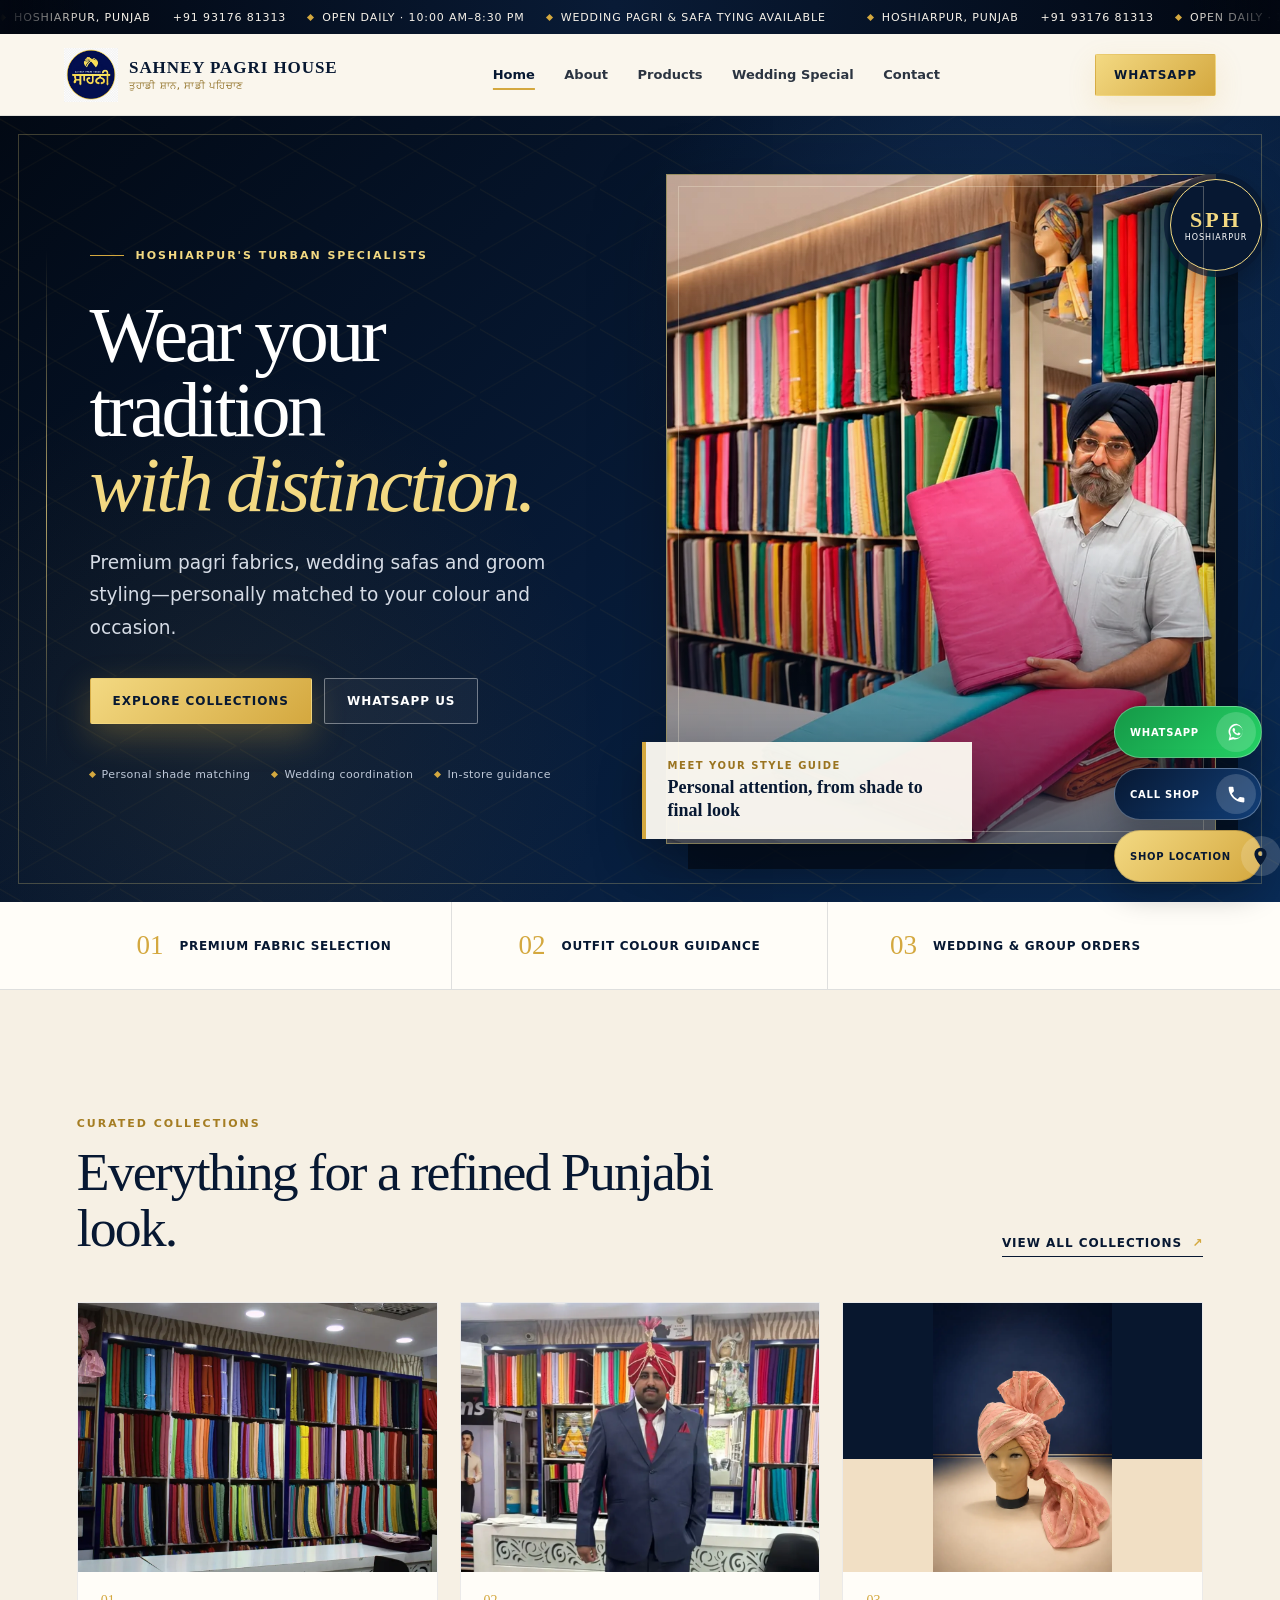
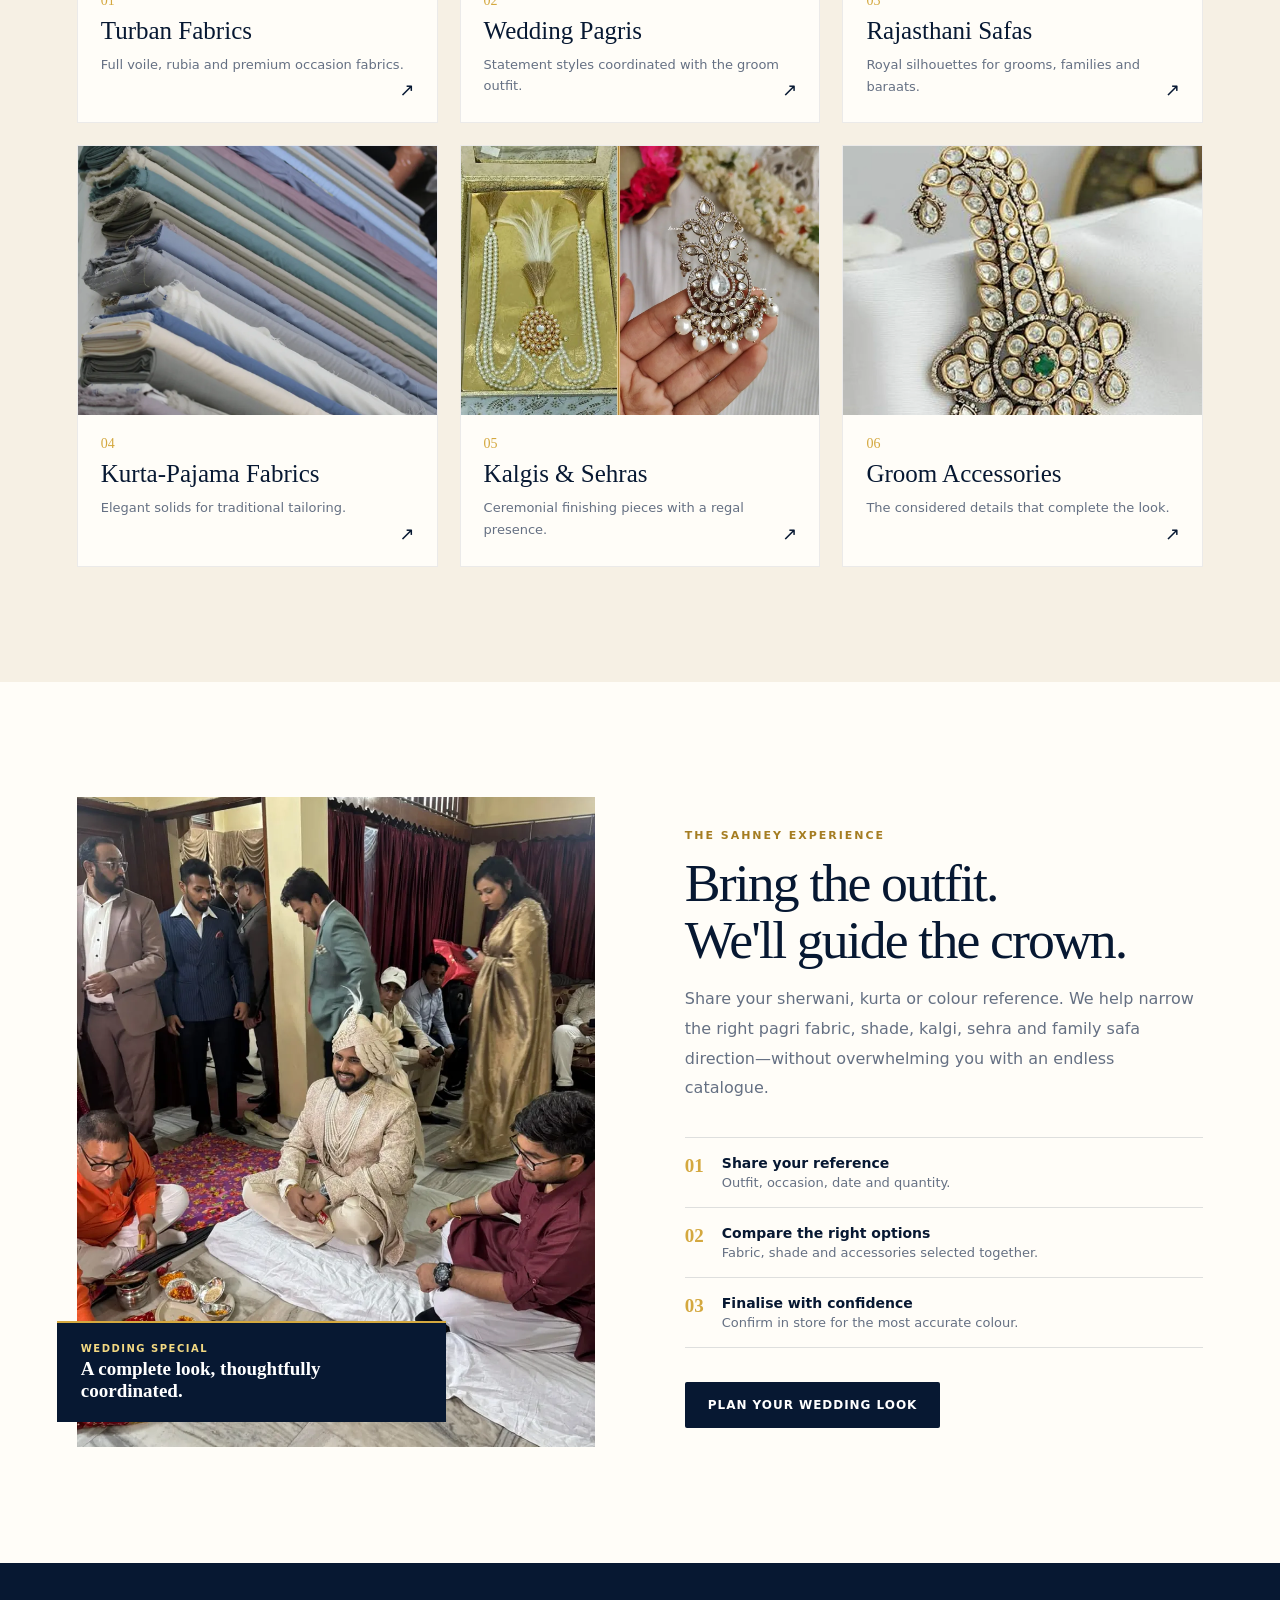
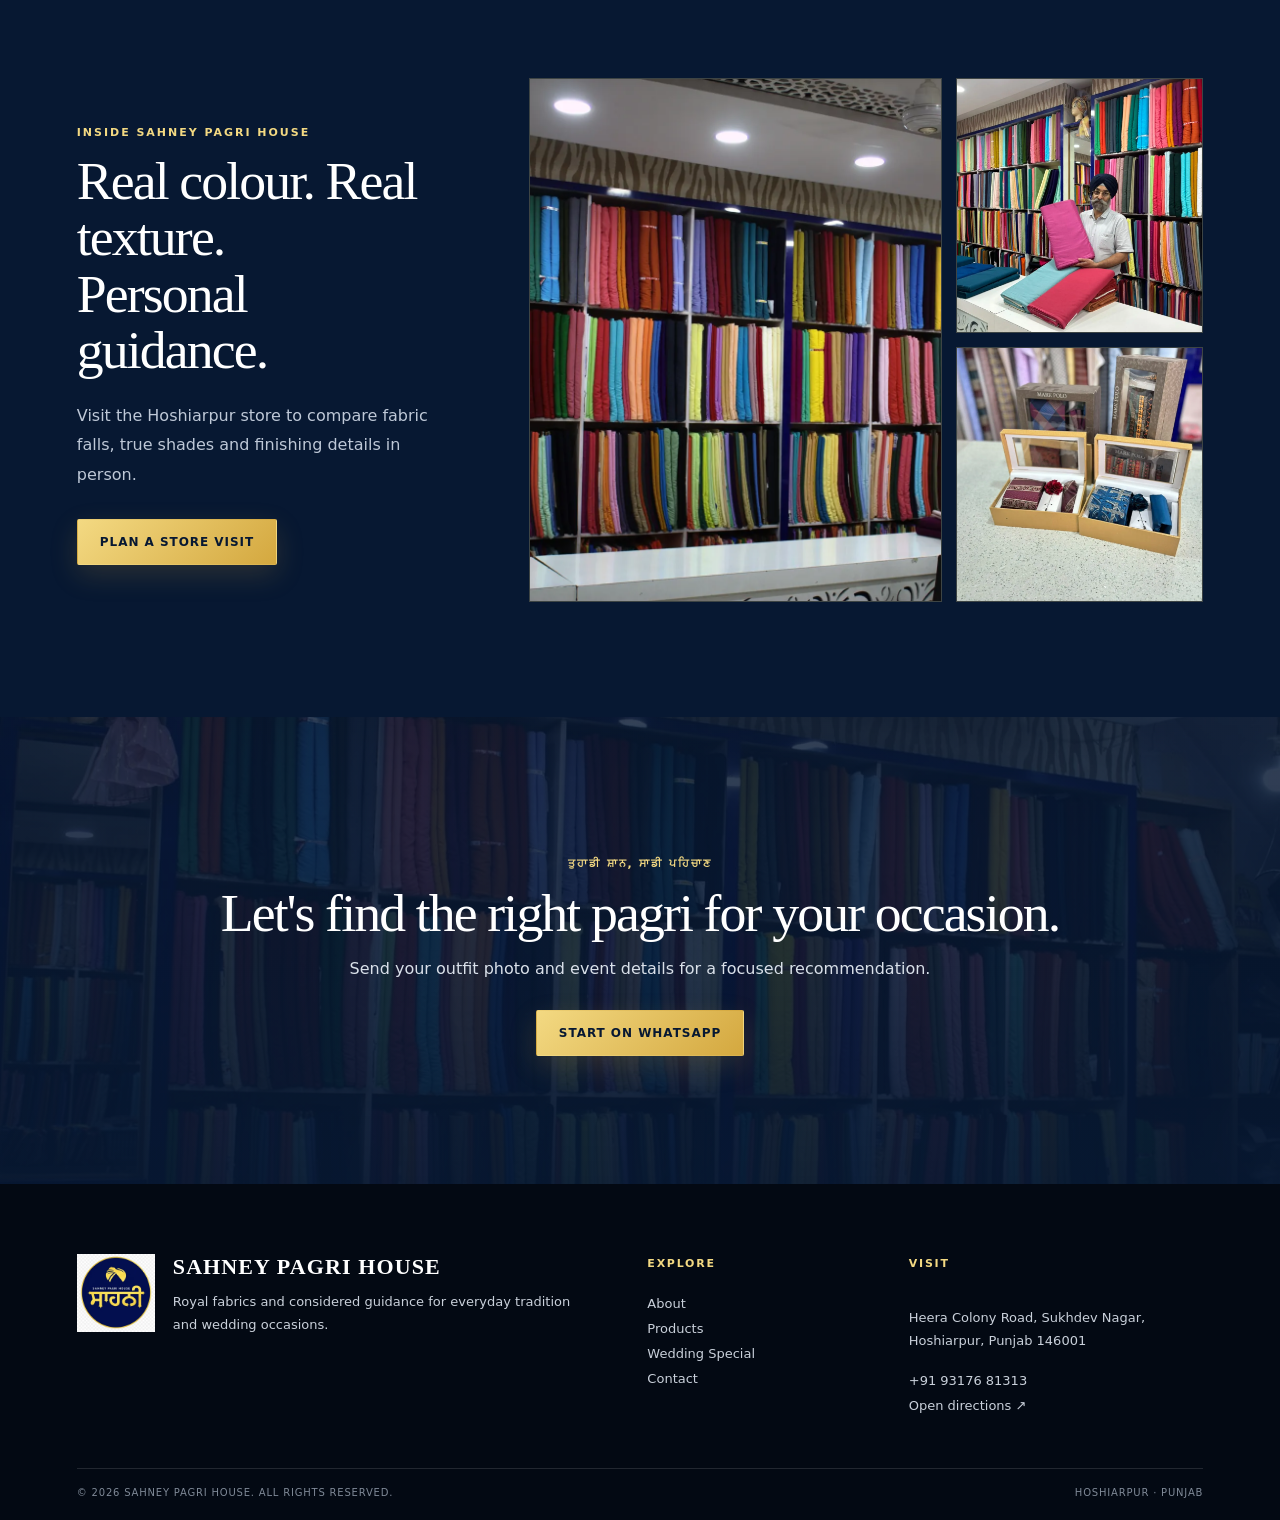
<file: index.html>
<!doctype html>
<html lang="en">
<head>
  <meta charset="utf-8">
  <meta name="viewport" content="width=device-width, initial-scale=1">
  <meta name="theme-color" content="#071832">
  <meta name="description" content="Premium Sikh turban fabrics, wedding pagris, Rajasthani safas and groom accessories with personal colour guidance in Hoshiarpur.">
  <meta property="og:title" content="Sahney Pagri House | Premium Turban Fabrics in Hoshiarpur">
  <meta property="og:description" content="Premium Sikh turban fabrics, wedding pagris, Rajasthani safas and groom accessories with personal colour guidance in Hoshiarpur.">
  <meta property="og:type" content="website">
  <meta property="og:image" content="brand/owner-showroom-hero.webp">
  <title>Sahney Pagri House | Premium Turban Fabrics in Hoshiarpur</title>
  <link rel="icon" href="brand/logo.webp">
  <link rel="preload" href="brand/logo.webp" as="image">
  <link rel="stylesheet" href="style.css">
  <script src="site-config.js" defer></script>
  <script src="script.js" defer></script>
</head>
<body>
  <div class="topbar topbar-ticker" role="region" aria-label="Shop information">
    <div class="topbar-viewport">
      <div class="topbar-track">
        <div class="topbar-set">
          <span class="topbar-item"><span class="topbar-diamond" aria-hidden="true"></span> Hoshiarpur, Punjab</span>
          <a class="topbar-item topbar-phone" data-shop-phone href="tel:+919317681313"><span class="topbar-diamond" aria-hidden="true"></span> +91 93176 81313</a>
          <span class="topbar-item topbar-hours"><span class="topbar-diamond" aria-hidden="true"></span> Open daily · 10:00 AM–8:30 PM</span>
          <span class="topbar-item"><span class="topbar-diamond" aria-hidden="true"></span> Wedding Pagri &amp; Safa Tying Available</span>
        </div>
        <div class="topbar-set" aria-hidden="true">
          <span class="topbar-item"><span class="topbar-diamond" aria-hidden="true"></span> Hoshiarpur, Punjab</span>
          <a class="topbar-item topbar-phone" data-shop-phone href="tel:+919317681313" tabindex="-1"><span class="topbar-diamond" aria-hidden="true"></span> +91 93176 81313</a>
          <span class="topbar-item topbar-hours"><span class="topbar-diamond" aria-hidden="true"></span> Open daily · 10:00 AM–8:30 PM</span>
          <span class="topbar-item"><span class="topbar-diamond" aria-hidden="true"></span> Wedding Pagri &amp; Safa Tying Available</span>
        </div>
      </div>
    </div>
  </div>
  <header class="site-header">
    <a class="brand" href="index.html" aria-label="Sahney Pagri House home"><img src="brand/logo.webp" alt="Sahney Pagri House logo"><span><strong>SAHNEY PAGRI HOUSE</strong><small>ਤੁਹਾਡੀ ਸ਼ਾਨ, ਸਾਡੀ ਪਹਿਚਾਣ</small></span></a>
    <button class="menu-button" type="button" aria-expanded="false" aria-label="Open navigation"><span></span><span></span></button>
    <nav aria-label="Main navigation"><a href="index.html" data-active="true">Home</a><a href="about.html" data-active="false">About</a><a href="products.html" data-active="false">Products</a><a href="wedding.html" data-active="false">Wedding Special</a><a href="contact.html" data-active="false">Contact</a></nav>
    <a class="button button-gold header-button" href="https://wa.me/919317681313" data-wa-message="Hello Sahney Pagri House, I want to enquire about your collection." target="_blank" rel="noreferrer">WhatsApp</a>
  </header>
  <main>
  <section class="hero">
    <div class="hero-copy reveal"><p class="kicker"><span></span> Hoshiarpur's turban specialists</p><h1>Wear your tradition<br><em>with distinction.</em></h1><p class="hero-lede">Premium pagri fabrics, wedding safas and groom styling—personally matched to your colour and occasion.</p><div class="button-row"><a class="button button-gold" href="products.html">Explore collections</a><a class="button button-ghost-light" href="https://wa.me/919317681313" data-wa-message="Hello Sahney Pagri House, I want help choosing a pagri fabric or wedding look." target="_blank" rel="noreferrer">WhatsApp us</a></div><div class="hero-notes" aria-label="Service highlights"><span>Personal shade matching</span><span>Wedding coordination</span><span>In-store guidance</span></div></div>
    <div class="hero-visual reveal delay-1"><div class="hero-image-frame"><img src="brand/owner-showroom-hero.webp" alt="Owner of Sahney Pagri House presenting colourful turban fabrics inside the Hoshiarpur showroom" fetchpriority="high"></div><div class="owner-card"><span>Meet your style guide</span><strong>Personal attention, from shade to final look</strong></div><div class="hero-seal" aria-hidden="true"><b>SPH</b><small>Hoshiarpur</small></div></div>
  </section>
  <section class="trust-strip" aria-label="Why choose Sahney Pagri House"><div><strong>01</strong><span>Premium fabric selection</span></div><div><strong>02</strong><span>Outfit colour guidance</span></div><div><strong>03</strong><span>Wedding &amp; group orders</span></div></section>
  <section class="section section-cream" id="collections"><div class="section-head reveal"><div><p class="eyebrow">Curated collections</p><h2>Everything for a refined Punjabi look.</h2></div><a class="text-link" href="products.html">View all collections <span>↗</span></a></div><div class="collection-grid"><article class="collection-card collection-card-turban-fabrics reveal delay-0"><div class="collection-image"><img src="brand/turban-fabrics-real.webp" alt="Colourful turban fabrics displayed inside Sahney Pagri House" loading="lazy"></div><div class="collection-copy"><p>01</p><h3>Turban Fabrics</h3><span>Full voile, rubia and premium occasion fabrics.</span></div><a href="products.html#turban-fabrics" aria-label="Explore Turban Fabrics">↗</a></article><article class="collection-card collection-card-wedding-pagris reveal delay-1"><div class="collection-image"><img src="brand/rajasthani-safa-real.webp" alt="Customer wearing a royal red wedding pagri" loading="lazy"></div><div class="collection-copy"><p>02</p><h3>Wedding Pagris</h3><span>Statement styles coordinated with the groom outfit.</span></div><a href="products.html#wedding-pagris" aria-label="Explore Wedding Pagris">↗</a></article><article class="collection-card collection-card-rajasthani-safas reveal delay-2"><div class="collection-image"><img src="brand/rajasthani-safa-premium.webp" alt="Complete peach Rajasthani safa with gold detailing on a mannequin" loading="lazy"></div><div class="collection-copy"><p>03</p><h3>Rajasthani Safas</h3><span>Royal silhouettes for grooms, families and baraats.</span></div><a href="products.html#rajasthani-safas" aria-label="Explore Rajasthani Safas">↗</a></article><article class="collection-card collection-card-kurta-fabrics reveal delay-0"><div class="collection-image"><img src="brand/kurta-fabrics.webp" alt="Premium kurta-pajama fabric rolls in soft neutral and pastel shades" loading="lazy"></div><div class="collection-copy"><p>04</p><h3>Kurta-Pajama Fabrics</h3><span>Elegant solids for traditional tailoring.</span></div><a href="products.html#kurta-fabrics" aria-label="Explore Kurta-Pajama Fabrics">↗</a></article><article class="collection-card collection-card-kalgi-sehra reveal delay-1"><div class="collection-image"><img src="brand/kalgi-sehra.webp" alt="Pearl sehra and stone-set kalgi wedding accessories" loading="lazy"></div><div class="collection-copy"><p>05</p><h3>Kalgis &amp; Sehras</h3><span>Ceremonial finishing pieces with a regal presence.</span></div><a href="products.html#kalgi-sehra" aria-label="Explore Kalgis and Sehras">↗</a></article><article class="collection-card collection-card-groom-accessories reveal delay-2"><div class="collection-image"><img src="brand/groom-accessory.webp" alt="Close-up of a premium stone-set groom accessory" loading="lazy"></div><div class="collection-copy"><p>06</p><h3>Groom Accessories</h3><span>The considered details that complete the look.</span></div><a href="products.html#groom-accessories" aria-label="Explore Groom Accessories">↗</a></article></div></section>
  <section class="editorial-split section"><div class="editorial-image reveal"><img src="brand/wedding-ceremony.webp" alt="Groom in an ivory pagri during a traditional wedding ceremony" loading="lazy"><div class="image-caption"><span>Wedding Special</span><strong>A complete look, thoughtfully coordinated.</strong></div></div><div class="editorial-copy reveal delay-1"><p class="eyebrow">The Sahney experience</p><h2>Bring the outfit.<br>We'll guide the crown.</h2><p>Share your sherwani, kurta or colour reference. We help narrow the right pagri fabric, shade, kalgi, sehra and family safa direction—without overwhelming you with an endless catalogue.</p><ol class="process-list"><li><b>01</b><div><strong>Share your reference</strong><span>Outfit, occasion, date and quantity.</span></div></li><li><b>02</b><div><strong>Compare the right options</strong><span>Fabric, shade and accessories selected together.</span></div></li><li><b>03</b><div><strong>Finalise with confidence</strong><span>Confirm in store for the most accurate colour.</span></div></li></ol><a class="button button-navy" href="wedding.html">Plan your wedding look</a></div></section>
  <section class="section section-navy experience-band"><div class="experience-copy reveal"><p class="eyebrow light">Inside Sahney Pagri House</p><h2>Real colour. Real texture.<br>Personal guidance.</h2><p>Visit the Hoshiarpur store to compare fabric falls, true shades and finishing details in person.</p><a class="button button-gold" href="contact.html">Plan a store visit</a></div><div class="experience-gallery reveal delay-1"><img class="wide" src="brand/store-wall.webp" alt="Colourful turban fabrics displayed in the Sahney Pagri House store" loading="lazy"><img src="brand/owner-store.webp" alt="Owner presenting premium fabrics inside Sahney Pagri House" loading="lazy"><img src="brand/wedding-kits.webp" alt="Coordinated wedding accessory kits" loading="lazy"></div></section>
  <section class="royal-cta reveal"><p class="eyebrow">ਤੁਹਾਡੀ ਸ਼ਾਨ, ਸਾਡੀ ਪਹਿਚਾਣ</p><h2>Let's find the right pagri for your occasion.</h2><p>Send your outfit photo and event details for a focused recommendation.</p><a class="button button-gold" href="https://wa.me/919317681313" data-wa-message="Hello Sahney Pagri House, I want help finding the right pagri for my occasion." target="_blank" rel="noreferrer">Start on WhatsApp</a></section>
</main>
  <footer class="site-footer">
    <div class="footer-main">
      <div class="footer-brand"><img src="brand/logo.webp" alt=""><div><strong>SAHNEY PAGRI HOUSE</strong><p>Royal fabrics and considered guidance for everyday tradition and wedding occasions.</p></div></div>
      <div><h3>Explore</h3><a href="about.html">About</a><a href="products.html">Products</a><a href="wedding.html">Wedding Special</a><a href="contact.html">Contact</a></div>
      <div><h3>Visit</h3><p data-shop-address>Heera Colony Road, Sukhdev Nagar, Hoshiarpur, Punjab 146001</p><a data-shop-phone href="tel:+919317681313">+91 93176 81313</a><a data-shop-map href="https://maps.app.goo.gl/oK3M2UHWCKgUUPCx8" target="_blank" rel="noreferrer">Open directions ↗</a></div>
    </div>
    <div class="footer-bottom"><span>© 2026 Sahney Pagri House. All rights reserved.</span><span>Hoshiarpur · Punjab</span></div>
  </footer>
  <a class="floating-whatsapp" href="https://wa.me/919317681313" data-wa-message="Hello Sahney Pagri House, I want to make an enquiry." target="_blank" rel="noreferrer"><span>W</span><b>Enquire</b></a>
</body>
</html>
</file>
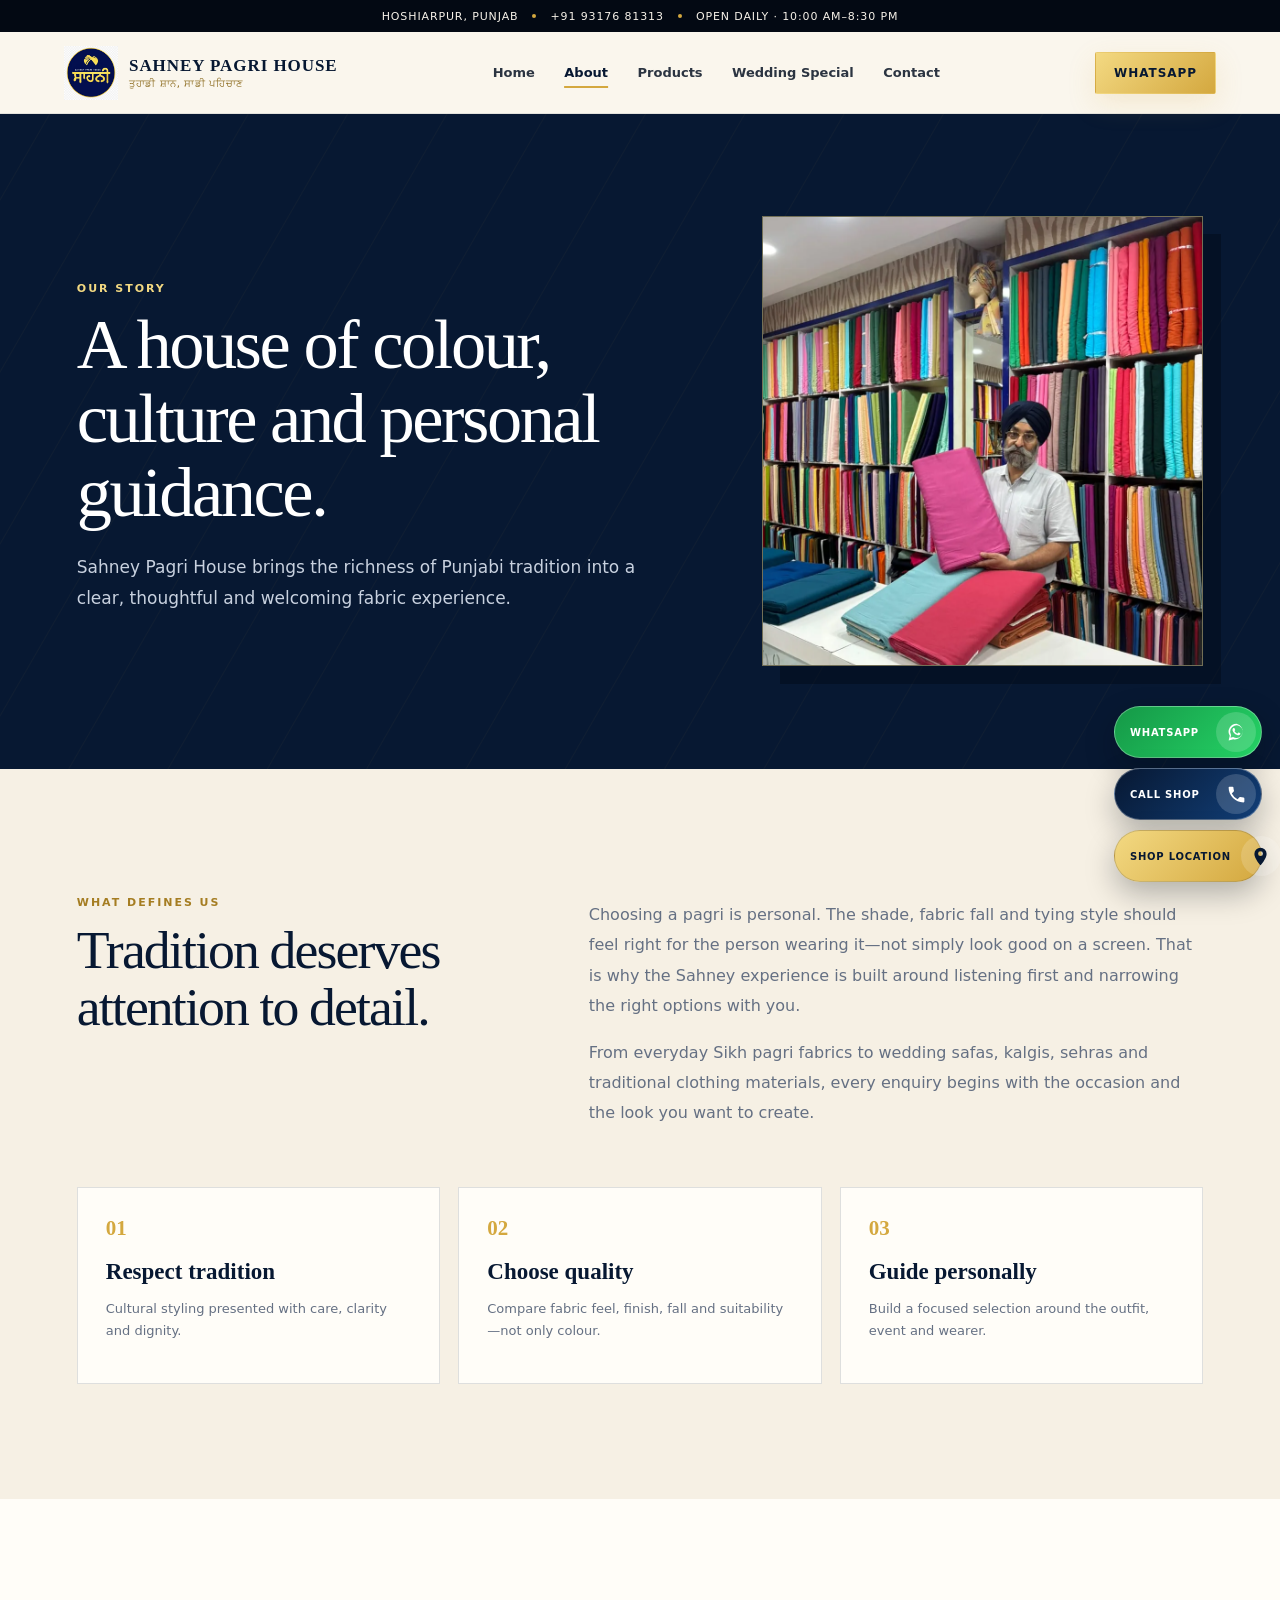
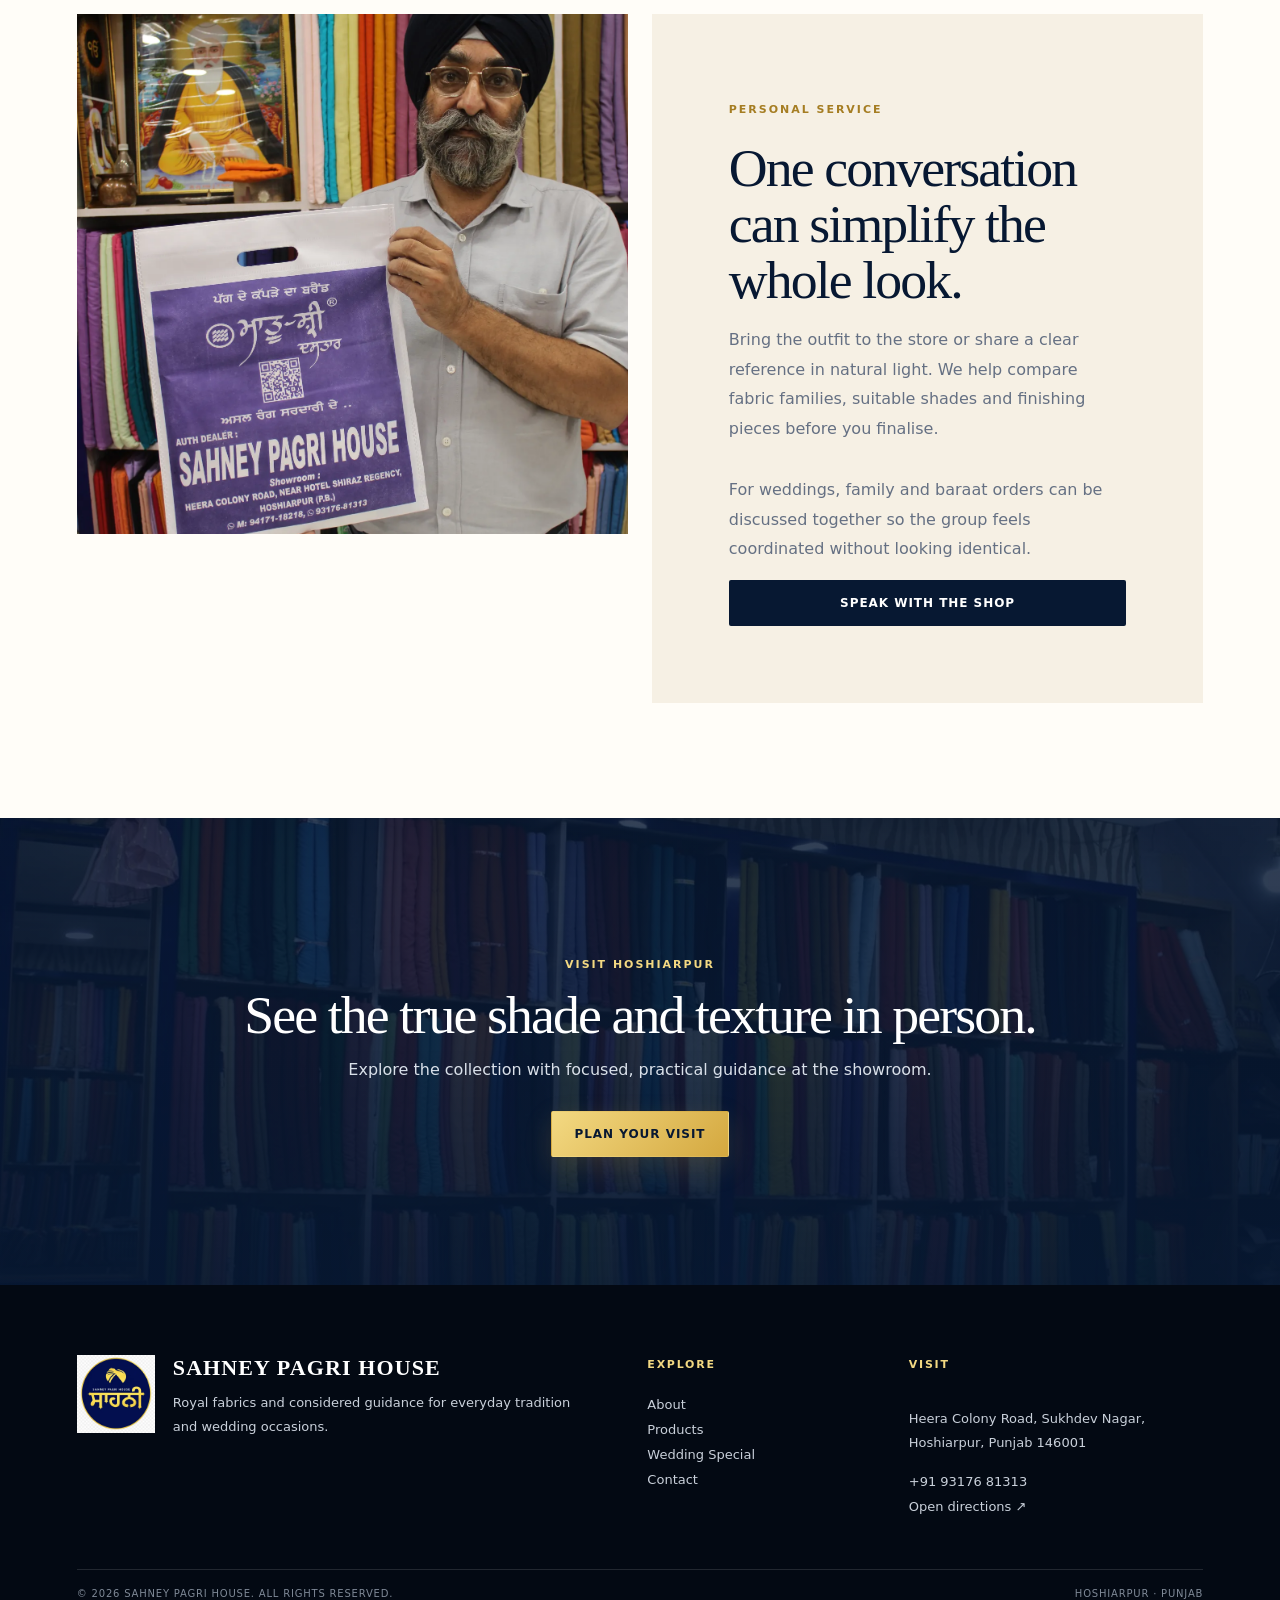
<file: about.html>
<!doctype html>
<html lang="en">
<head>
  <meta charset="utf-8">
  <meta name="viewport" content="width=device-width, initial-scale=1">
  <meta name="theme-color" content="#071832">
  <meta name="description" content="Discover Sahney Pagri House, a personal turban fabric and wedding styling destination in Hoshiarpur.">
  <meta property="og:title" content="About Us | Sahney Pagri House">
  <meta property="og:description" content="Discover Sahney Pagri House, a personal turban fabric and wedding styling destination in Hoshiarpur.">
  <meta property="og:type" content="website">
  <meta property="og:image" content="brand/owner-hero.webp">
  <title>About Us | Sahney Pagri House</title>
  <link rel="icon" href="brand/logo.webp">
  <link rel="preload" href="brand/logo.webp" as="image">
  <link rel="stylesheet" href="style.css">
  <script src="site-config.js" defer></script>
  <script src="script.js" defer></script>
</head>
<body>
  <div class="topbar"><div class="topbar-inner"><span class="topbar-location">Hoshiarpur, Punjab</span><i></i><a class="topbar-phone" data-shop-phone href="tel:+919317681313">+91 93176 81313</a><i></i><span class="topbar-hours">Open daily · 10:00 AM–8:30 PM</span></div></div>
  <header class="site-header">
    <a class="brand" href="index.html" aria-label="Sahney Pagri House home"><img src="brand/logo.webp" alt="Sahney Pagri House logo"><span><strong>SAHNEY PAGRI HOUSE</strong><small>ਤੁਹਾਡੀ ਸ਼ਾਨ, ਸਾਡੀ ਪਹਿਚਾਣ</small></span></a>
    <button class="menu-button" type="button" aria-expanded="false" aria-label="Open navigation"><span></span><span></span></button>
    <nav aria-label="Main navigation"><a href="index.html" data-active="false">Home</a><a href="about.html" data-active="true">About</a><a href="products.html" data-active="false">Products</a><a href="wedding.html" data-active="false">Wedding Special</a><a href="contact.html" data-active="false">Contact</a></nav>
    <a class="button button-gold header-button" href="https://wa.me/919317681313" data-wa-message="Hello Sahney Pagri House, I want to enquire about your collection." target="_blank" rel="noreferrer">WhatsApp</a>
  </header>
  <main><section class="page-hero"><div class="page-hero-grid"><div class="page-hero-copy reveal"><p class="eyebrow light">Our story</p><h1>A house of colour, culture and personal guidance.</h1><p>Sahney Pagri House brings the richness of Punjabi tradition into a clear, thoughtful and welcoming fabric experience.</p></div><div class="page-hero-image reveal delay-1"><img src="brand/owner-store.webp" alt="Owner of Sahney Pagri House presenting fabrics inside the Hoshiarpur showroom" fetchpriority="high" style="object-position:center 38%"></div></div></section><section class="section section-cream"><div class="content-wrap"><div class="intro-grid reveal"><div><p class="eyebrow">What defines us</p><h2>Tradition deserves attention to detail.</h2></div><div class="rich-copy"><p>Choosing a pagri is personal. The shade, fabric fall and tying style should feel right for the person wearing it—not simply look good on a screen. That is why the Sahney experience is built around listening first and narrowing the right options with you.</p><p>From everyday Sikh pagri fabrics to wedding safas, kalgis, sehras and traditional clothing materials, every enquiry begins with the occasion and the look you want to create.</p></div></div><div class="feature-list"><article class="feature-card reveal"><b>01</b><h3>Respect tradition</h3><p>Cultural styling presented with care, clarity and dignity.</p></article><article class="feature-card reveal delay-1"><b>02</b><h3>Choose quality</h3><p>Compare fabric feel, finish, fall and suitability—not only colour.</p></article><article class="feature-card reveal delay-2"><b>03</b><h3>Guide personally</h3><p>Build a focused selection around the outfit, event and wearer.</p></article></div></div></section><section class="section"><div class="content-wrap story-grid"><img class="reveal" src="brand/owner-hero.webp" alt="Owner holding a Sahney Pagri House bag inside the colourful showroom" loading="lazy"><div class="story-panel reveal delay-1"><p class="eyebrow">Personal service</p><h2>One conversation can simplify the whole look.</h2><p>Bring the outfit to the store or share a clear reference in natural light. We help compare fabric families, suitable shades and finishing pieces before you finalise.</p><p>For weddings, family and baraat orders can be discussed together so the group feels coordinated without looking identical.</p><a class="button button-navy" href="contact.html">Speak with the shop</a></div></div></section><section class="royal-cta reveal"><p class="eyebrow">Visit Hoshiarpur</p><h2>See the true shade and texture in person.</h2><p>Explore the collection with focused, practical guidance at the showroom.</p><a class="button button-gold" href="contact.html">Plan your visit</a></section></main>
  <footer class="site-footer">
    <div class="footer-main">
      <div class="footer-brand"><img src="brand/logo.webp" alt=""><div><strong>SAHNEY PAGRI HOUSE</strong><p>Royal fabrics and considered guidance for everyday tradition and wedding occasions.</p></div></div>
      <div><h3>Explore</h3><a href="about.html">About</a><a href="products.html">Products</a><a href="wedding.html">Wedding Special</a><a href="contact.html">Contact</a></div>
      <div><h3>Visit</h3><p data-shop-address>Heera Colony Road, Sukhdev Nagar, Hoshiarpur, Punjab 146001</p><a data-shop-phone href="tel:+919317681313">+91 93176 81313</a><a data-shop-map href="https://maps.app.goo.gl/oK3M2UHWCKgUUPCx8" target="_blank" rel="noreferrer">Open directions ↗</a></div>
    </div>
    <div class="footer-bottom"><span>© 2026 Sahney Pagri House. All rights reserved.</span><span>Hoshiarpur · Punjab</span></div>
  </footer>
  <a class="floating-whatsapp" href="https://wa.me/919317681313" data-wa-message="Hello Sahney Pagri House, I want to make an enquiry." target="_blank" rel="noreferrer"><span>W</span><b>Enquire</b></a>
</body>
</html>
</file>
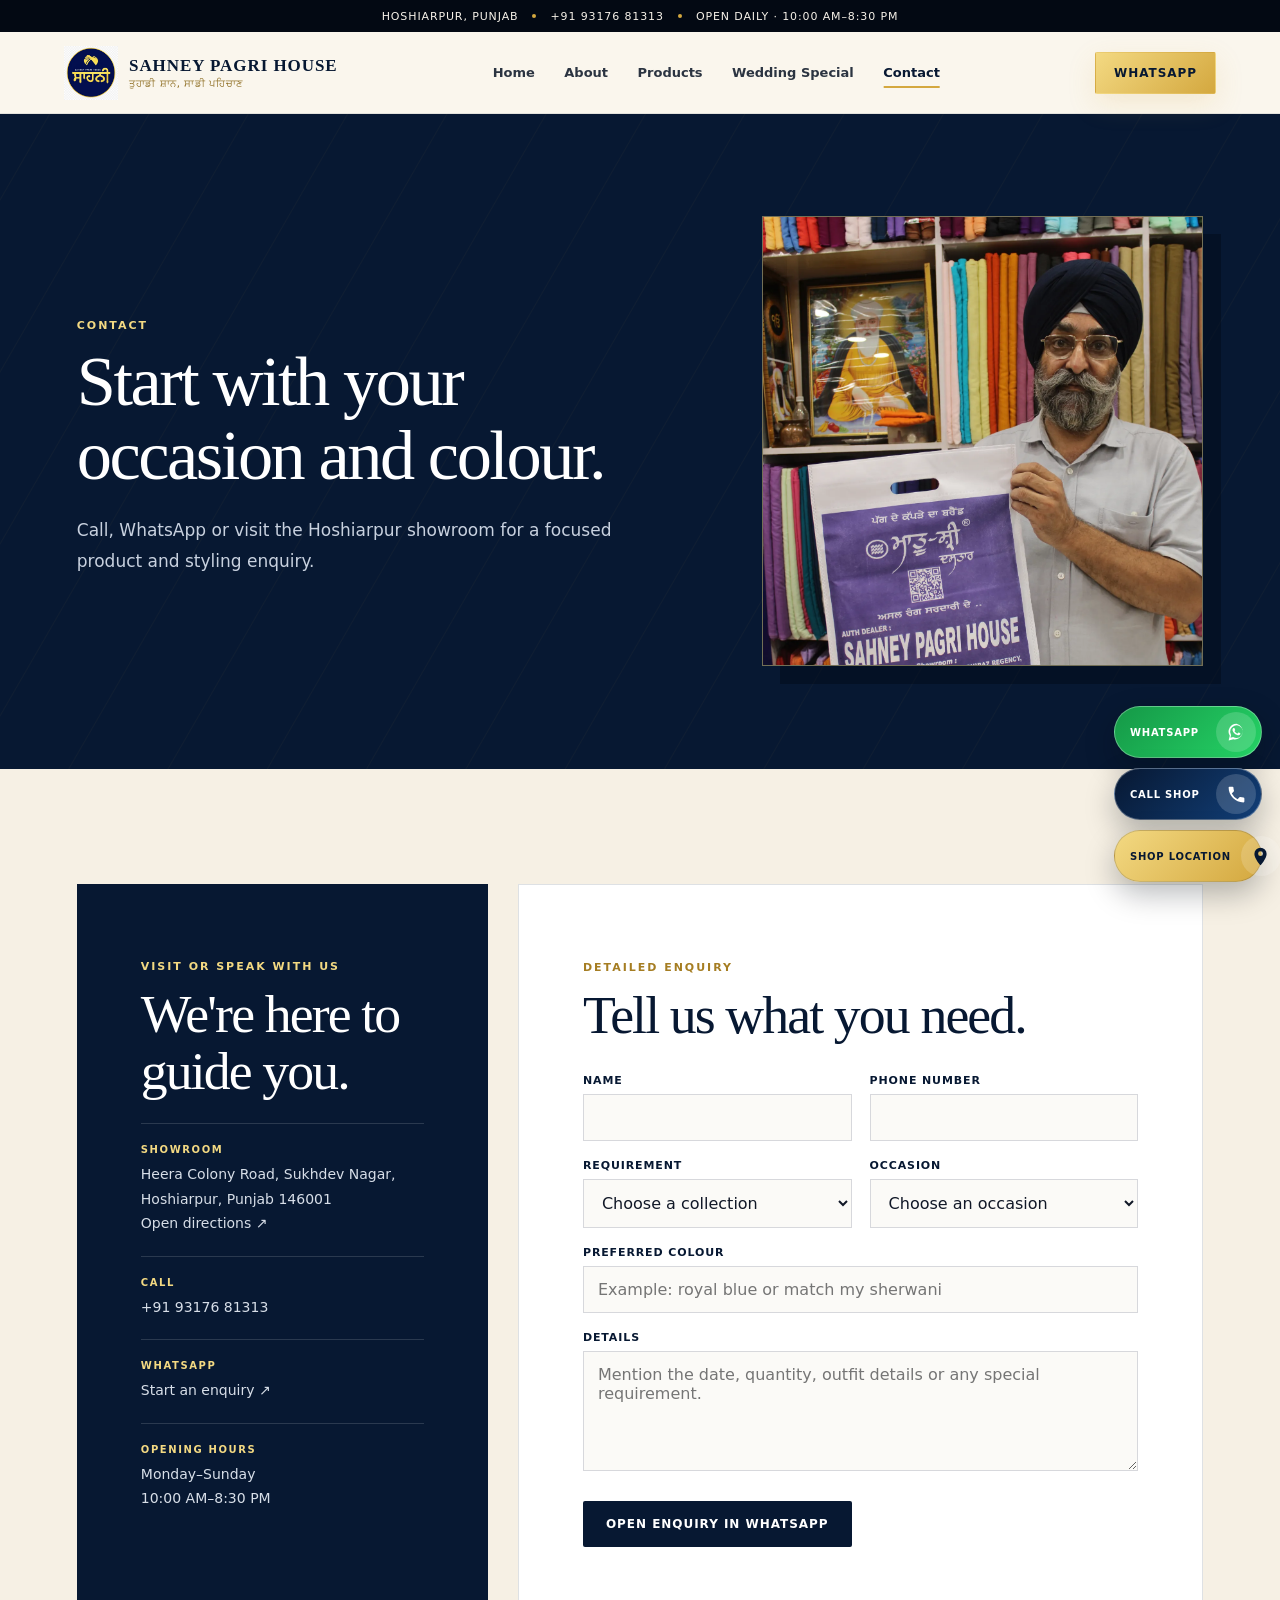
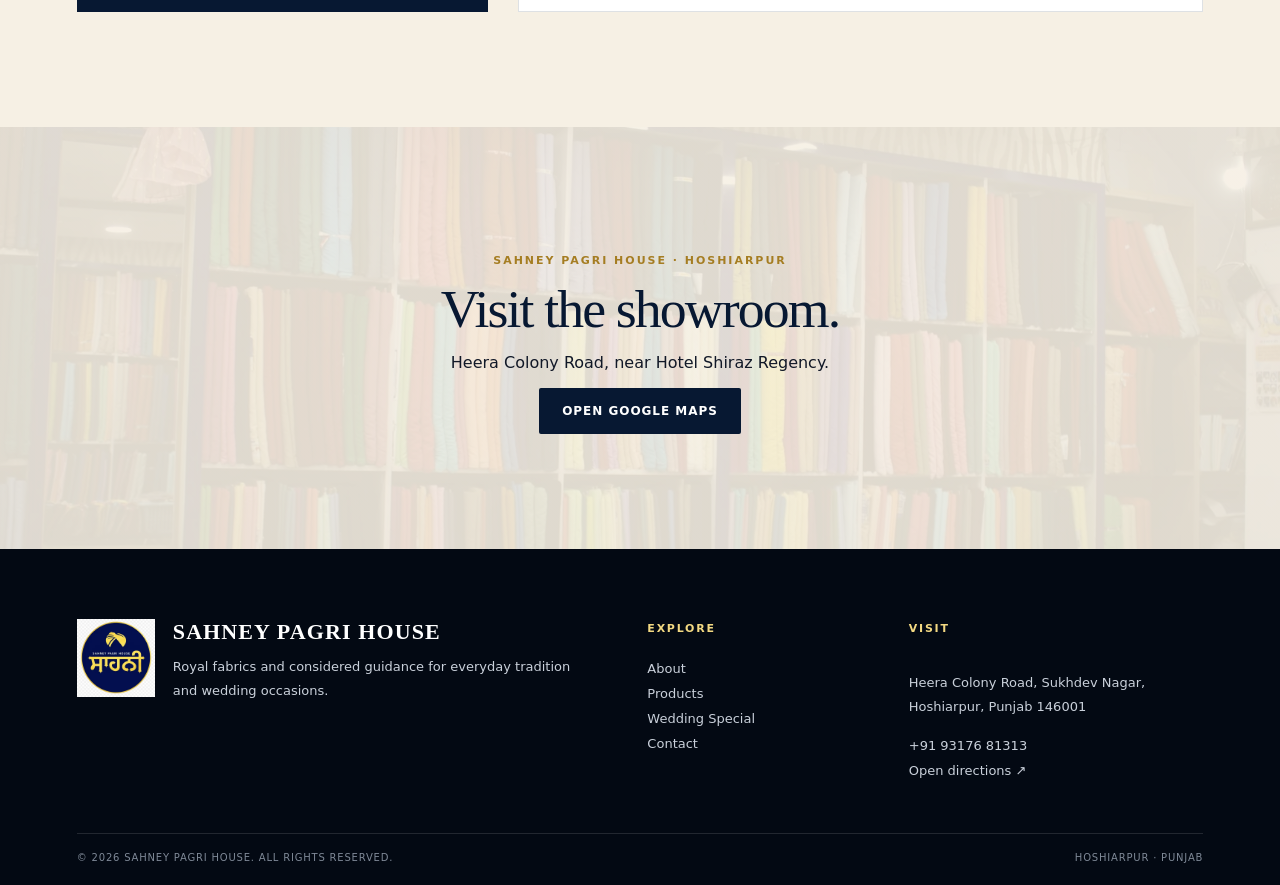
<file: contact.html>
<!doctype html>
<html lang="en">
<head>
  <meta charset="utf-8">
  <meta name="viewport" content="width=device-width, initial-scale=1">
  <meta name="theme-color" content="#071832">
  <meta name="description" content="Call, WhatsApp or visit Sahney Pagri House in Hoshiarpur for turban fabric and wedding styling enquiries.">
  <meta property="og:title" content="Contact | Sahney Pagri House">
  <meta property="og:description" content="Call, WhatsApp or visit Sahney Pagri House in Hoshiarpur for turban fabric and wedding styling enquiries.">
  <meta property="og:type" content="website">
  <meta property="og:image" content="brand/owner-hero.webp">
  <title>Contact | Sahney Pagri House</title>
  <link rel="icon" href="brand/logo.webp">
  <link rel="preload" href="brand/logo.webp" as="image">
  <link rel="stylesheet" href="style.css">
  <script src="site-config.js" defer></script>
  <script src="script.js" defer></script>
</head>
<body>
  <div class="topbar"><div class="topbar-inner"><span class="topbar-location">Hoshiarpur, Punjab</span><i></i><a class="topbar-phone" data-shop-phone href="tel:+919317681313">+91 93176 81313</a><i></i><span class="topbar-hours">Open daily · 10:00 AM–8:30 PM</span></div></div>
  <header class="site-header">
    <a class="brand" href="index.html" aria-label="Sahney Pagri House home"><img src="brand/logo.webp" alt="Sahney Pagri House logo"><span><strong>SAHNEY PAGRI HOUSE</strong><small>ਤੁਹਾਡੀ ਸ਼ਾਨ, ਸਾਡੀ ਪਹਿਚਾਣ</small></span></a>
    <button class="menu-button" type="button" aria-expanded="false" aria-label="Open navigation"><span></span><span></span></button>
    <nav aria-label="Main navigation"><a href="index.html" data-active="false">Home</a><a href="about.html" data-active="false">About</a><a href="products.html" data-active="false">Products</a><a href="wedding.html" data-active="false">Wedding Special</a><a href="contact.html" data-active="true">Contact</a></nav>
    <a class="button button-gold header-button" href="https://wa.me/919317681313" data-wa-message="Hello Sahney Pagri House, I want to enquire about your collection." target="_blank" rel="noreferrer">WhatsApp</a>
  </header>
  <main><section class="page-hero"><div class="page-hero-grid"><div class="page-hero-copy reveal"><p class="eyebrow light">Contact</p><h1>Start with your occasion and colour.</h1><p>Call, WhatsApp or visit the Hoshiarpur showroom for a focused product and styling enquiry.</p></div><div class="page-hero-image reveal delay-1"><img src="brand/owner-hero.webp" alt="Sahney Pagri House owner inside the Hoshiarpur showroom" fetchpriority="high" style="object-position:center 22%"></div></div></section><section class="section section-cream"><div class="contact-grid"><aside class="contact-details reveal"><p class="eyebrow light">Visit or speak with us</p><h2>We're here to guide you.</h2><div class="contact-item"><small>Showroom</small><p data-shop-address>Heera Colony Road, Sukhdev Nagar, Hoshiarpur, Punjab 146001</p><a data-shop-map href="https://maps.app.goo.gl/oK3M2UHWCKgUUPCx8" target="_blank" rel="noreferrer">Open directions ↗</a></div><div class="contact-item"><small>Call</small><a data-shop-phone href="tel:+919317681313">+91 93176 81313</a></div><div class="contact-item"><small>WhatsApp</small><a class="" href="https://wa.me/919317681313" data-wa-message="Hello Sahney Pagri House, I want to make an enquiry." target="_blank" rel="noreferrer">Start an enquiry ↗</a></div><div class="contact-item"><small>Opening hours</small><p>Monday–Sunday<br>10:00 AM–8:30 PM</p></div></aside><form class="contact-form reveal delay-1" id="whatsapp-enquiry"><p class="eyebrow">Detailed enquiry</p><h2>Tell us what you need.</h2><div class="form-grid"><div class="field"><label for="name">Name</label><input id="name" name="name" required autocomplete="name"></div><div class="field"><label for="phone">Phone number</label><input id="phone" name="phone" type="tel" required autocomplete="tel"></div><div class="field"><label for="requirement">Requirement</label><select id="requirement" name="requirement" required><option value="" selected disabled>Choose a collection</option><option>Turban Fabric</option><option>Wedding Pagri</option><option>Rajasthani Safa</option><option>Kurta-Pajama Fabric</option><option>Coat-Pant Fabric</option><option>Shirt Fabric</option><option>Ties or Bow Ties</option><option>Kalgi or Sehra</option><option>Turban Accessories</option><option>Rumala Sahib</option><option>Family or Baraat Order</option></select></div><div class="field"><label for="occasion">Occasion</label><select id="occasion" name="occasion" required><option value="" selected disabled>Choose an occasion</option><option>Daily Wear</option><option>Wedding</option><option>Engagement</option><option>Reception</option><option>Religious Occasion</option><option>Family Function</option></select></div><div class="field full"><label for="colour">Preferred colour</label><input id="colour" name="colour" placeholder="Example: royal blue or match my sherwani" required></div><div class="field full"><label for="message">Details</label><textarea id="message" name="message" placeholder="Mention the date, quantity, outfit details or any special requirement." required></textarea></div></div><button class="button button-navy" type="submit">Open enquiry in WhatsApp</button></form></div></section><section class="section map-band reveal"><div><p class="eyebrow">Sahney Pagri House · Hoshiarpur</p><h2>Visit the showroom.</h2><p>Heera Colony Road, near Hotel Shiraz Regency.</p><a class="button button-navy" data-shop-map href="https://maps.app.goo.gl/oK3M2UHWCKgUUPCx8" target="_blank" rel="noreferrer">Open Google Maps</a></div></section></main>
  <footer class="site-footer">
    <div class="footer-main">
      <div class="footer-brand"><img src="brand/logo.webp" alt=""><div><strong>SAHNEY PAGRI HOUSE</strong><p>Royal fabrics and considered guidance for everyday tradition and wedding occasions.</p></div></div>
      <div><h3>Explore</h3><a href="about.html">About</a><a href="products.html">Products</a><a href="wedding.html">Wedding Special</a><a href="contact.html">Contact</a></div>
      <div><h3>Visit</h3><p data-shop-address>Heera Colony Road, Sukhdev Nagar, Hoshiarpur, Punjab 146001</p><a data-shop-phone href="tel:+919317681313">+91 93176 81313</a><a data-shop-map href="https://maps.app.goo.gl/oK3M2UHWCKgUUPCx8" target="_blank" rel="noreferrer">Open directions ↗</a></div>
    </div>
    <div class="footer-bottom"><span>© 2026 Sahney Pagri House. All rights reserved.</span><span>Hoshiarpur · Punjab</span></div>
  </footer>
  <a class="floating-whatsapp" href="https://wa.me/919317681313" data-wa-message="Hello Sahney Pagri House, I want to make an enquiry." target="_blank" rel="noreferrer"><span>W</span><b>Enquire</b></a>
</body>
</html>
</file>
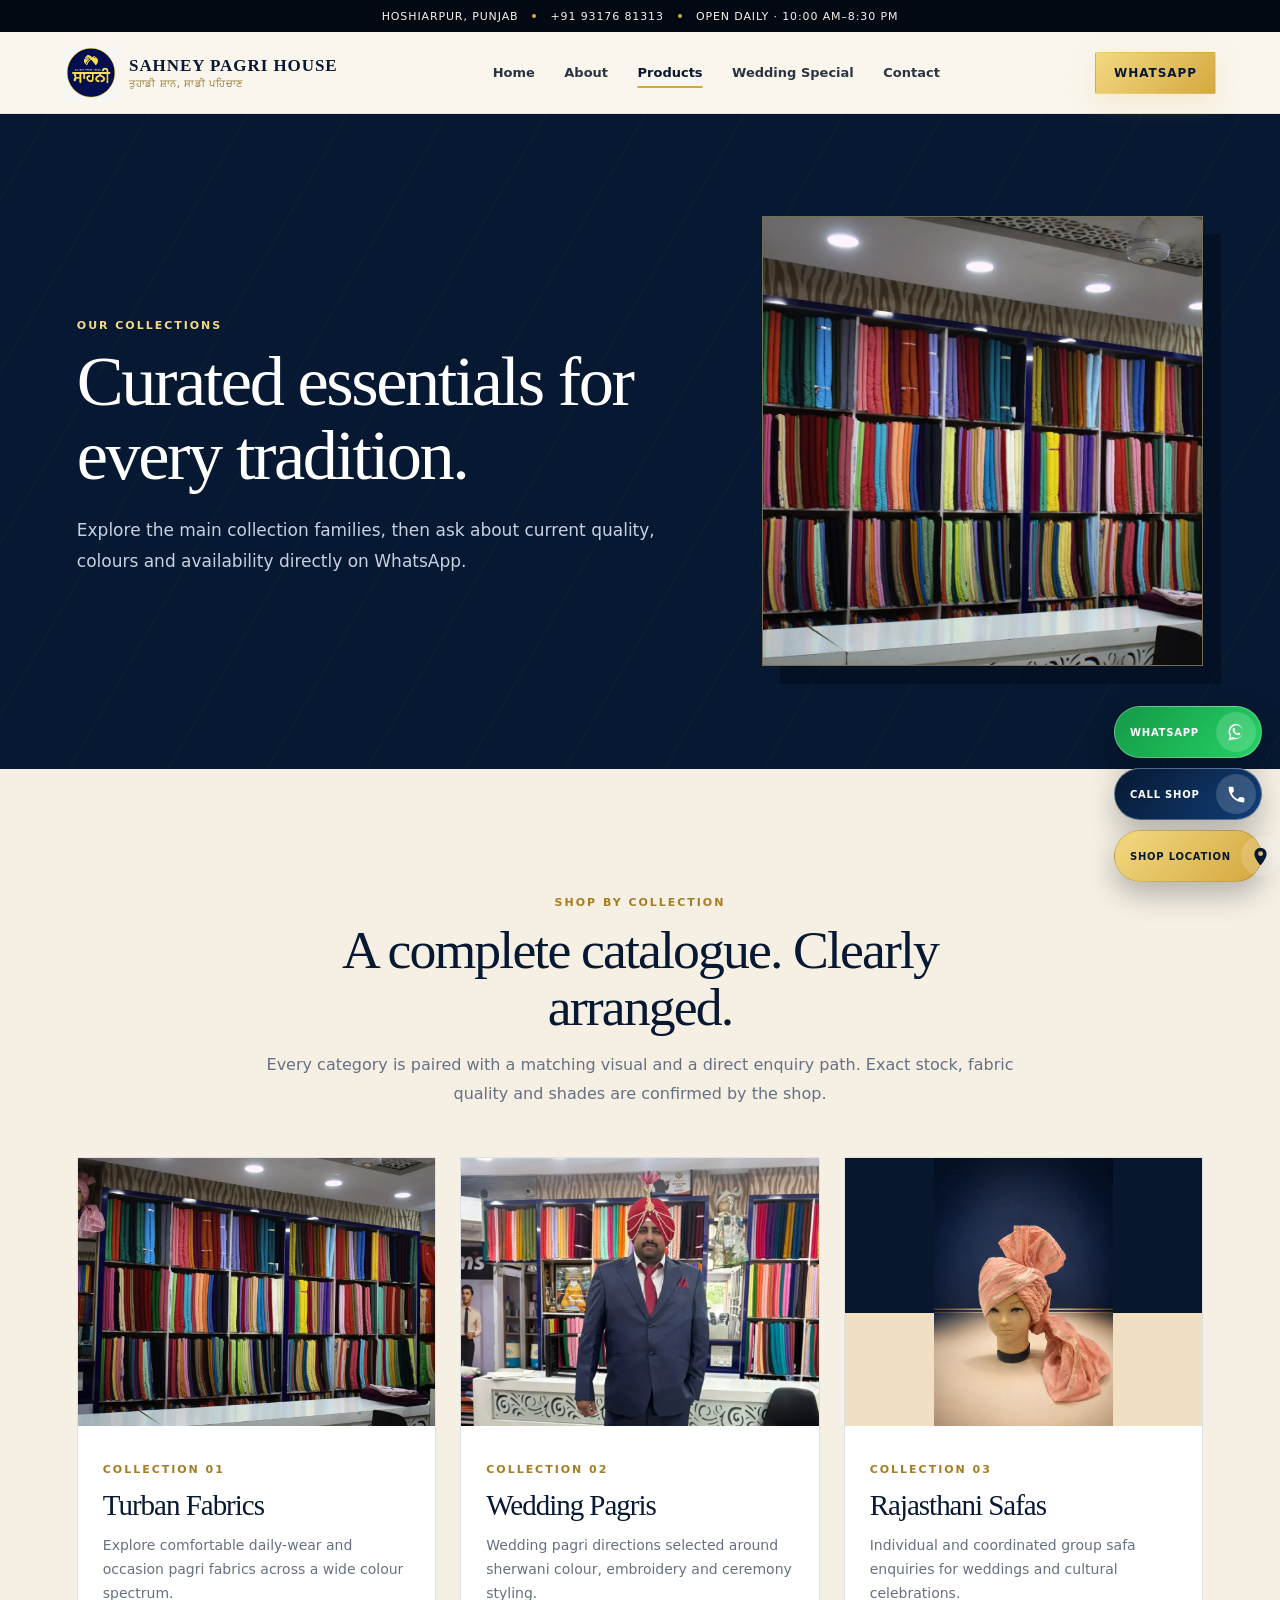
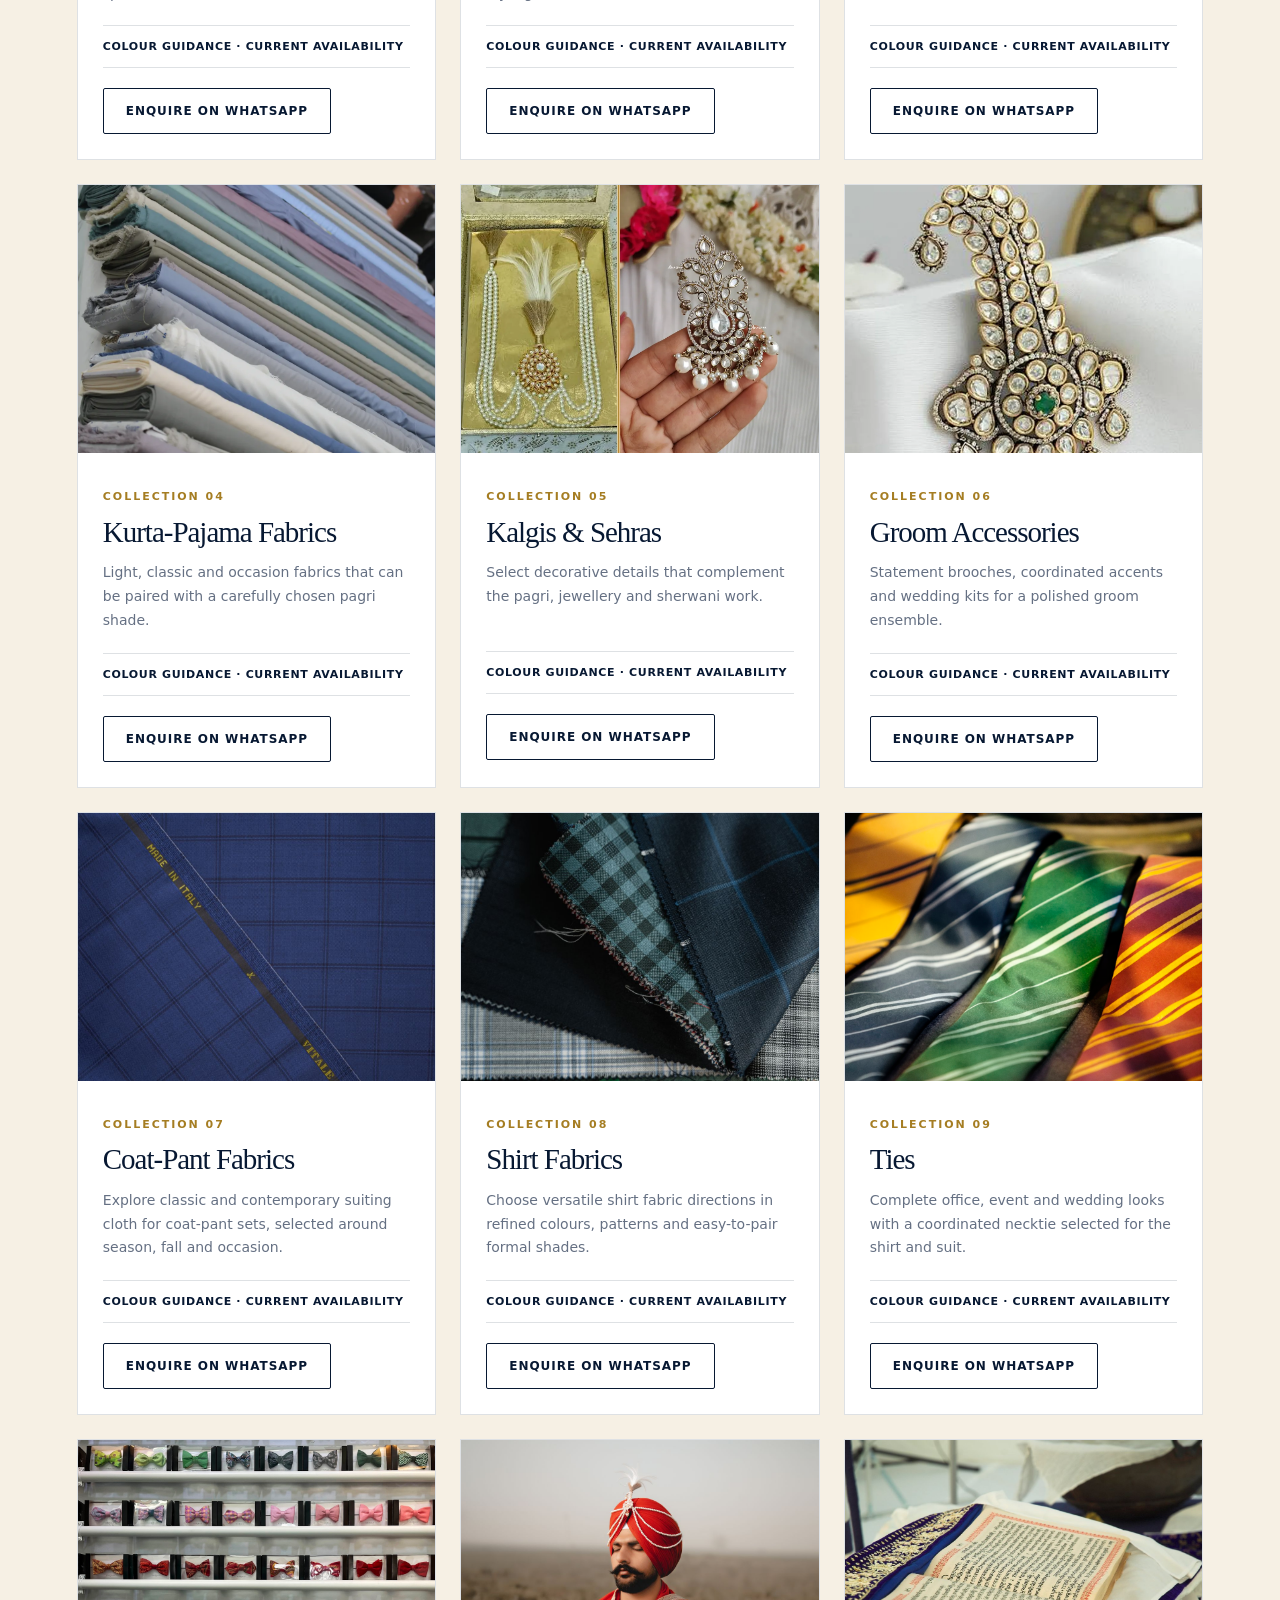
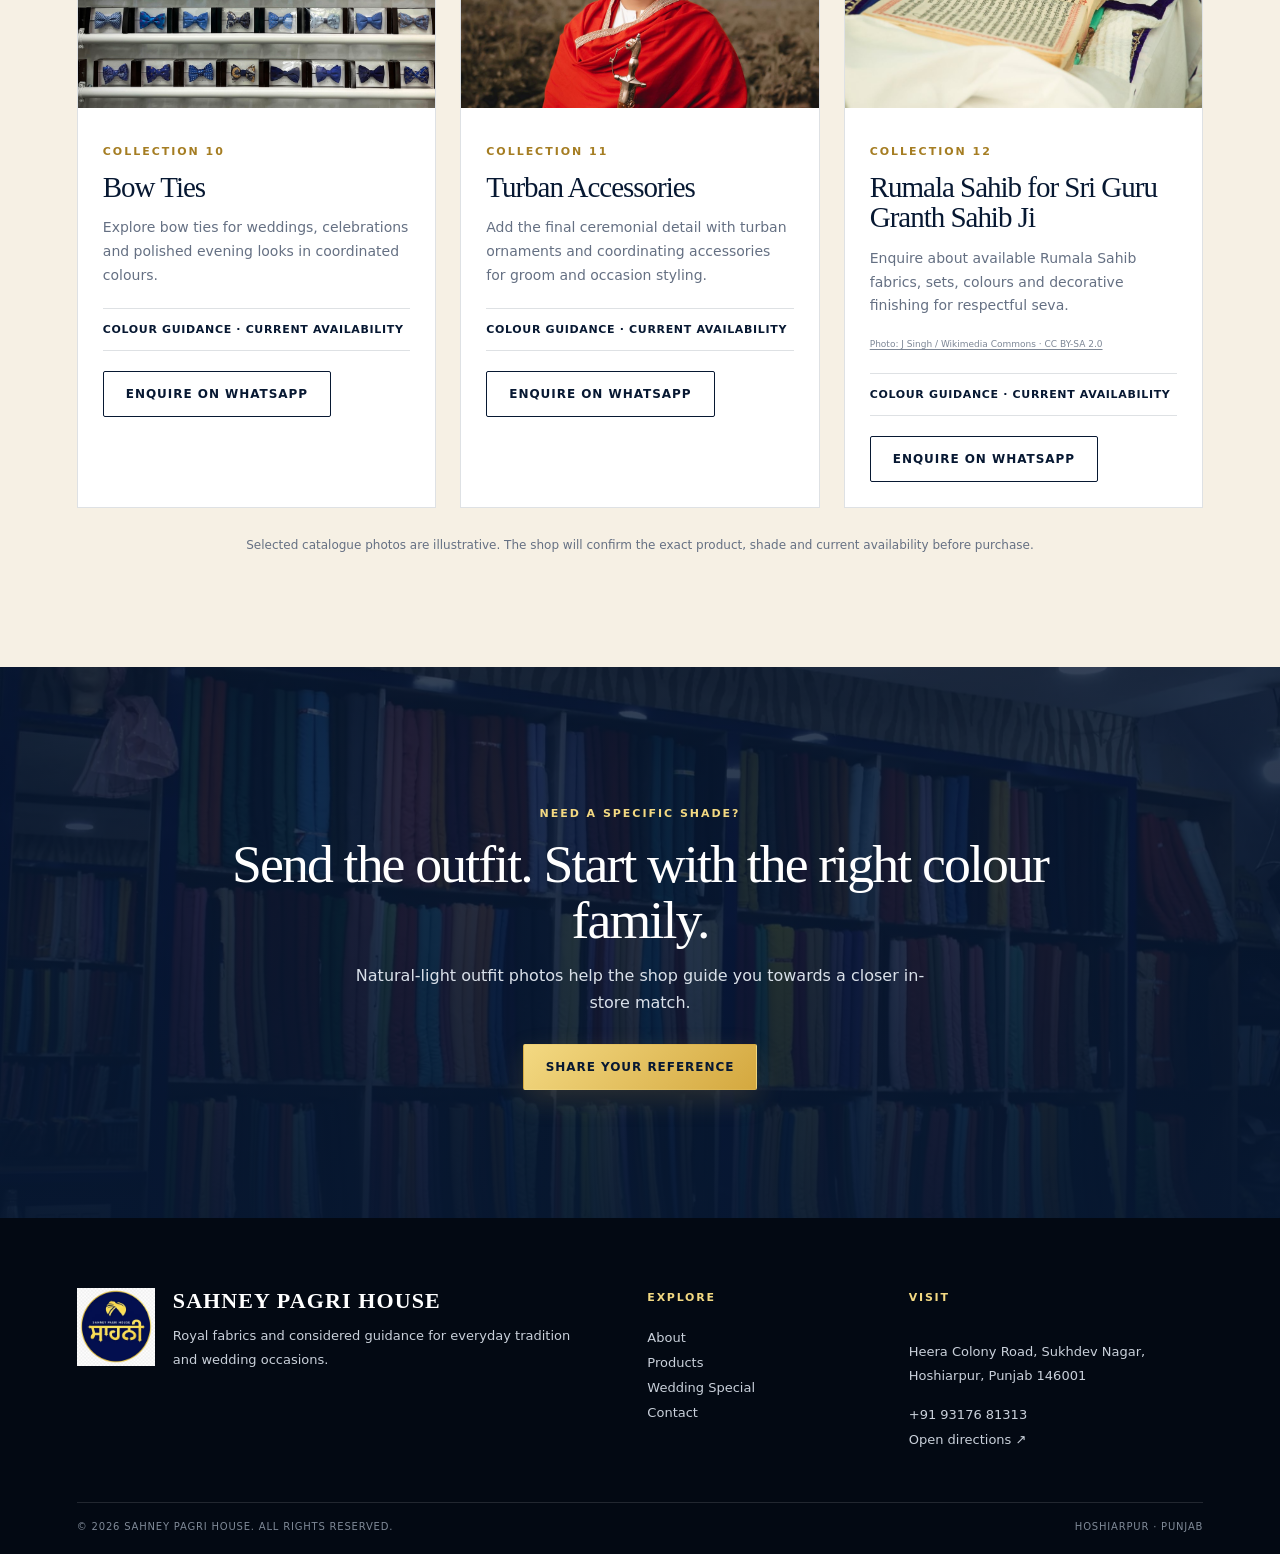
<file: products.html>
<!doctype html>
<html lang="en">
<head>
  <meta charset="utf-8">
  <meta name="viewport" content="width=device-width, initial-scale=1">
  <meta name="theme-color" content="#071832">
  <meta name="description" content="Explore turban and wedding collections, suiting and shirting fabrics, ties, bow ties, turban accessories and Rumala Sahib in Hoshiarpur.">
  <meta property="og:title" content="Collections | Sahney Pagri House">
  <meta property="og:description" content="Explore turban and wedding collections, suiting and shirting fabrics, ties, bow ties, turban accessories and Rumala Sahib in Hoshiarpur.">
  <meta property="og:type" content="website">
  <meta property="og:image" content="brand/owner-hero.webp">
  <title>Collections | Sahney Pagri House</title>
  <link rel="icon" href="brand/logo.webp">
  <link rel="preload" href="brand/logo.webp" as="image">
  <link rel="stylesheet" href="style.css">
  <script src="site-config.js" defer></script>
  <script src="script.js" defer></script>
</head>
<body>
  <div class="topbar"><div class="topbar-inner"><span class="topbar-location">Hoshiarpur, Punjab</span><i></i><a class="topbar-phone" data-shop-phone href="tel:+919317681313">+91 93176 81313</a><i></i><span class="topbar-hours">Open daily · 10:00 AM–8:30 PM</span></div></div>
  <header class="site-header">
    <a class="brand" href="index.html" aria-label="Sahney Pagri House home"><img src="brand/logo.webp" alt="Sahney Pagri House logo"><span><strong>SAHNEY PAGRI HOUSE</strong><small>ਤੁਹਾਡੀ ਸ਼ਾਨ, ਸਾਡੀ ਪਹਿਚਾਣ</small></span></a>
    <button class="menu-button" type="button" aria-expanded="false" aria-label="Open navigation"><span></span><span></span></button>
    <nav aria-label="Main navigation"><a href="index.html" data-active="false">Home</a><a href="about.html" data-active="false">About</a><a href="products.html" data-active="true">Products</a><a href="wedding.html" data-active="false">Wedding Special</a><a href="contact.html" data-active="false">Contact</a></nav>
    <a class="button button-gold header-button" href="https://wa.me/919317681313" data-wa-message="Hello Sahney Pagri House, I want to enquire about your collection." target="_blank" rel="noreferrer">WhatsApp</a>
  </header>
  <main><section class="page-hero"><div class="page-hero-grid"><div class="page-hero-copy reveal"><p class="eyebrow light">Our collections</p><h1>Curated essentials for every tradition.</h1><p>Explore the main collection families, then ask about current quality, colours and availability directly on WhatsApp.</p></div><div class="page-hero-image reveal delay-1"><img src="brand/store-wall.webp" alt="Colourful premium fabric collection in the Sahney Pagri House showroom" fetchpriority="high"></div></div></section><section class="section section-cream"><div class="products-intro reveal"><p class="eyebrow">Shop by collection</p><h2>A complete catalogue. Clearly arranged.</h2><p>Every category is paired with a matching visual and a direct enquiry path. Exact stock, fabric quality and shades are confirmed by the shop.</p></div><div class="product-grid"><article class="product-card product-card-turban-fabrics reveal delay-0" id="turban-fabrics"><div class="product-image"><img src="brand/turban-fabrics-real.webp" alt="Colourful turban fabrics displayed inside Sahney Pagri House" loading="eager"></div><div class="product-body"><p class="eyebrow">Collection 01</p><h2>Turban Fabrics</h2><p>Explore comfortable daily-wear and occasion pagri fabrics across a wide colour spectrum.</p><div class="product-meta">Colour guidance · Current availability</div><a class="button button-outline" href="https://wa.me/919317681313" data-wa-message="Hello Sahney Pagri House, I want to enquire about Turban Fabrics." target="_blank" rel="noreferrer">Enquire on WhatsApp</a></div></article><article class="product-card product-card-wedding-pagris reveal delay-1" id="wedding-pagris"><div class="product-image"><img src="brand/rajasthani-safa-real.webp" alt="Customer wearing a royal red wedding pagri" loading="eager"></div><div class="product-body"><p class="eyebrow">Collection 02</p><h2>Wedding Pagris</h2><p>Wedding pagri directions selected around sherwani colour, embroidery and ceremony styling.</p><div class="product-meta">Colour guidance · Current availability</div><a class="button button-outline" href="https://wa.me/919317681313" data-wa-message="Hello Sahney Pagri House, I want to enquire about Wedding Pagris." target="_blank" rel="noreferrer">Enquire on WhatsApp</a></div></article><article class="product-card product-card-rajasthani-safas reveal delay-2" id="rajasthani-safas"><div class="product-image"><img src="brand/rajasthani-safa-premium.webp" alt="Complete peach Rajasthani safa with gold detailing on a mannequin" loading="eager"></div><div class="product-body"><p class="eyebrow">Collection 03</p><h2>Rajasthani Safas</h2><p>Individual and coordinated group safa enquiries for weddings and cultural celebrations.</p><div class="product-meta">Colour guidance · Current availability</div><a class="button button-outline" href="https://wa.me/919317681313" data-wa-message="Hello Sahney Pagri House, I want to enquire about Rajasthani Safas." target="_blank" rel="noreferrer">Enquire on WhatsApp</a></div></article><article class="product-card product-card-kurta-fabrics reveal delay-0" id="kurta-fabrics"><div class="product-image"><img src="brand/kurta-fabrics.webp" alt="Premium kurta-pajama fabric rolls in soft neutral and pastel shades" loading="lazy"></div><div class="product-body"><p class="eyebrow">Collection 04</p><h2>Kurta-Pajama Fabrics</h2><p>Light, classic and occasion fabrics that can be paired with a carefully chosen pagri shade.</p><div class="product-meta">Colour guidance · Current availability</div><a class="button button-outline" href="https://wa.me/919317681313" data-wa-message="Hello Sahney Pagri House, I want to enquire about Kurta-Pajama Fabrics." target="_blank" rel="noreferrer">Enquire on WhatsApp</a></div></article><article class="product-card product-card-kalgi-sehra reveal delay-1" id="kalgi-sehra"><div class="product-image"><img src="brand/kalgi-sehra.webp" alt="Pearl sehra and stone-set kalgi wedding accessories" loading="lazy"></div><div class="product-body"><p class="eyebrow">Collection 05</p><h2>Kalgis &amp; Sehras</h2><p>Select decorative details that complement the pagri, jewellery and sherwani work.</p><div class="product-meta">Colour guidance · Current availability</div><a class="button button-outline" href="https://wa.me/919317681313" data-wa-message="Hello Sahney Pagri House, I want to enquire about Kalgis and Sehras." target="_blank" rel="noreferrer">Enquire on WhatsApp</a></div></article><article class="product-card product-card-groom-accessories reveal delay-2" id="groom-accessories"><div class="product-image"><img src="brand/groom-accessory.webp" alt="Close-up of a premium stone-set groom accessory" loading="lazy"></div><div class="product-body"><p class="eyebrow">Collection 06</p><h2>Groom Accessories</h2><p>Statement brooches, coordinated accents and wedding kits for a polished groom ensemble.</p><div class="product-meta">Colour guidance · Current availability</div><a class="button button-outline" href="https://wa.me/919317681313" data-wa-message="Hello Sahney Pagri House, I want to enquire about Groom Accessories." target="_blank" rel="noreferrer">Enquire on WhatsApp</a></div></article><article class="product-card product-card-coat-pant-fabrics reveal delay-0" id="coat-pant-fabrics"><div class="product-image"><img src="brand/coat-pant-fabrics.jpg" alt="Close-up of premium blue checkered coat-pant suiting fabric" loading="lazy"></div><div class="product-body"><p class="eyebrow">Collection 07</p><h2>Coat-Pant Fabrics</h2><p>Explore classic and contemporary suiting cloth for coat-pant sets, selected around season, fall and occasion.</p><div class="product-meta">Colour guidance · Current availability</div><a class="button button-outline" href="https://wa.me/919317681313" data-wa-message="Hello Sahney Pagri House, I want to enquire about Coat-Pant Fabrics." target="_blank" rel="noreferrer">Enquire on WhatsApp</a></div></article><article class="product-card product-card-shirt-fabrics reveal delay-1" id="shirt-fabrics"><div class="product-image"><img src="brand/shirt-fabrics.jpg" alt="Assorted plaid and checkered shirt fabric swatches" loading="lazy"></div><div class="product-body"><p class="eyebrow">Collection 08</p><h2>Shirt Fabrics</h2><p>Choose versatile shirt fabric directions in refined colours, patterns and easy-to-pair formal shades.</p><div class="product-meta">Colour guidance · Current availability</div><a class="button button-outline" href="https://wa.me/919317681313" data-wa-message="Hello Sahney Pagri House, I want to enquire about Shirt Fabrics." target="_blank" rel="noreferrer">Enquire on WhatsApp</a></div></article><article class="product-card product-card-ties reveal delay-2" id="ties"><div class="product-image"><img src="brand/ties.jpg" alt="Assorted formal neckties in multiple colours and patterns" loading="lazy"></div><div class="product-body"><p class="eyebrow">Collection 09</p><h2>Ties</h2><p>Complete office, event and wedding looks with a coordinated necktie selected for the shirt and suit.</p><div class="product-meta">Colour guidance · Current availability</div><a class="button button-outline" href="https://wa.me/919317681313" data-wa-message="Hello Sahney Pagri House, I want to enquire about Ties." target="_blank" rel="noreferrer">Enquire on WhatsApp</a></div></article><article class="product-card product-card-bow-ties reveal delay-0" id="bow-ties"><div class="product-image"><img src="brand/bow-ties.jpg" alt="Display of different coloured formal bow ties" loading="lazy"></div><div class="product-body"><p class="eyebrow">Collection 10</p><h2>Bow Ties</h2><p>Explore bow ties for weddings, celebrations and polished evening looks in coordinated colours.</p><div class="product-meta">Colour guidance · Current availability</div><a class="button button-outline" href="https://wa.me/919317681313" data-wa-message="Hello Sahney Pagri House, I want to enquire about Bow Ties." target="_blank" rel="noreferrer">Enquire on WhatsApp</a></div></article><article class="product-card product-card-turban-accessories reveal delay-1" id="turban-accessories"><div class="product-image"><img src="brand/turban-accessories.jpg" alt="Ornate Indian groom turban with matching ceremonial accessories" loading="lazy"></div><div class="product-body"><p class="eyebrow">Collection 11</p><h2>Turban Accessories</h2><p>Add the final ceremonial detail with turban ornaments and coordinating accessories for groom and occasion styling.</p><div class="product-meta">Colour guidance · Current availability</div><a class="button button-outline" href="https://wa.me/919317681313" data-wa-message="Hello Sahney Pagri House, I want to enquire about Turban Accessories." target="_blank" rel="noreferrer">Enquire on WhatsApp</a></div></article><article class="product-card product-card-rumala-sahib reveal delay-2" id="rumala-sahib"><div class="product-image"><img src="brand/rumala-sahib.jpg" alt="Sri Guru Granth Sahib Ji respectfully presented with decorative Rumala Sahib coverings" loading="lazy"></div><div class="product-body"><p class="eyebrow">Collection 12</p><h2>Rumala Sahib for Sri Guru Granth Sahib Ji</h2><p>Enquire about available Rumala Sahib fabrics, sets, colours and decorative finishing for respectful seva.</p><a class="photo-credit" href="https://commons.wikimedia.org/wiki/File:Guru_Granth_Sahib.jpg" target="_blank" rel="noreferrer">Photo: J Singh / Wikimedia Commons · CC BY-SA 2.0</a><div class="product-meta">Colour guidance · Current availability</div><a class="button button-outline" href="https://wa.me/919317681313" data-wa-message="Hello Sahney Pagri House, I want to enquire about Rumala Sahib for Sri Guru Granth Sahib Ji." target="_blank" rel="noreferrer">Enquire on WhatsApp</a></div></article></div><p class="stock-note">Selected catalogue photos are illustrative. The shop will confirm the exact product, shade and current availability before purchase.</p></section><section class="royal-cta reveal"><p class="eyebrow">Need a specific shade?</p><h2>Send the outfit. Start with the right colour family.</h2><p>Natural-light outfit photos help the shop guide you towards a closer in-store match.</p><a class="button button-gold" href="https://wa.me/919317681313" data-wa-message="Hello Sahney Pagri House, I want help matching a pagri or accessory with my outfit." target="_blank" rel="noreferrer">Share your reference</a></section></main>
  <footer class="site-footer">
    <div class="footer-main">
      <div class="footer-brand"><img src="brand/logo.webp" alt=""><div><strong>SAHNEY PAGRI HOUSE</strong><p>Royal fabrics and considered guidance for everyday tradition and wedding occasions.</p></div></div>
      <div><h3>Explore</h3><a href="about.html">About</a><a href="products.html">Products</a><a href="wedding.html">Wedding Special</a><a href="contact.html">Contact</a></div>
      <div><h3>Visit</h3><p data-shop-address>Heera Colony Road, Sukhdev Nagar, Hoshiarpur, Punjab 146001</p><a data-shop-phone href="tel:+919317681313">+91 93176 81313</a><a data-shop-map href="https://maps.app.goo.gl/oK3M2UHWCKgUUPCx8" target="_blank" rel="noreferrer">Open directions ↗</a></div>
    </div>
    <div class="footer-bottom"><span>© 2026 Sahney Pagri House. All rights reserved.</span><span>Hoshiarpur · Punjab</span></div>
  </footer>
  <a class="floating-whatsapp" href="https://wa.me/919317681313" data-wa-message="Hello Sahney Pagri House, I want to make an enquiry." target="_blank" rel="noreferrer"><span>W</span><b>Enquire</b></a>
</body>
</html>
</file>
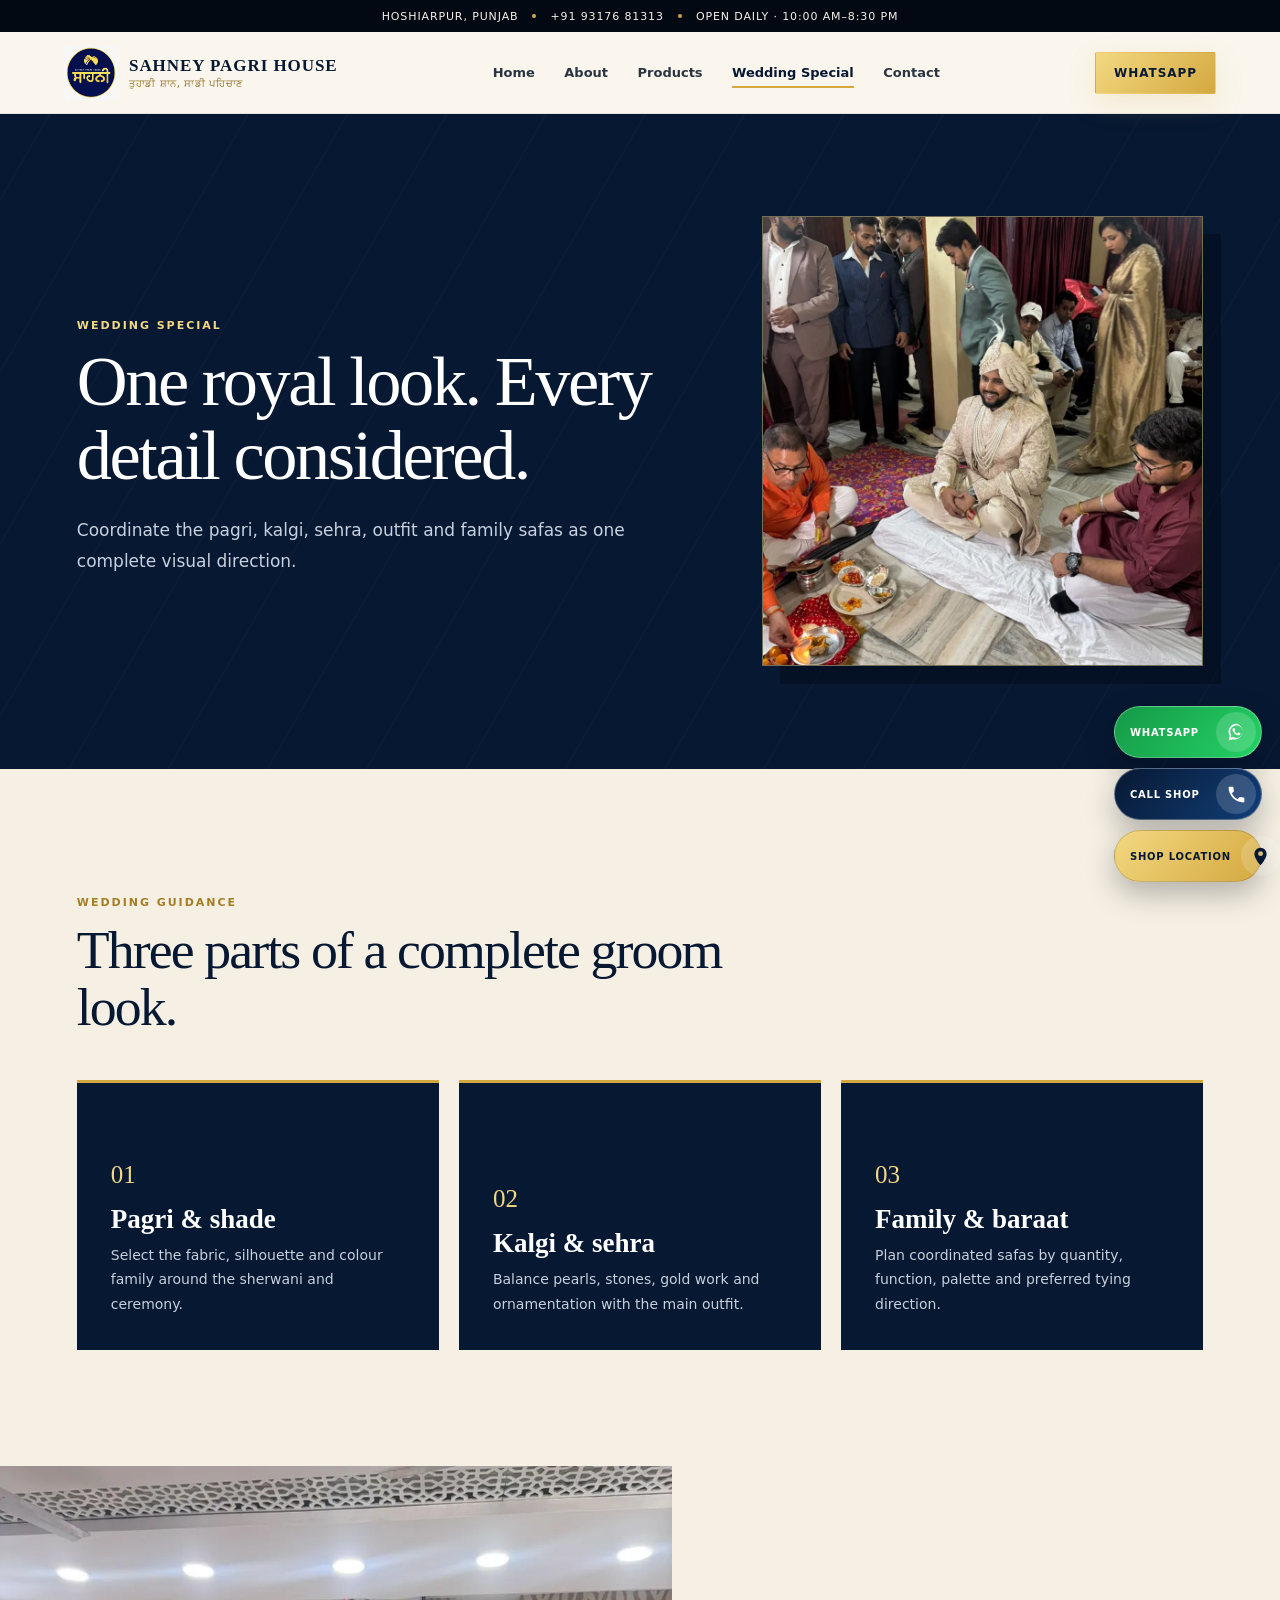
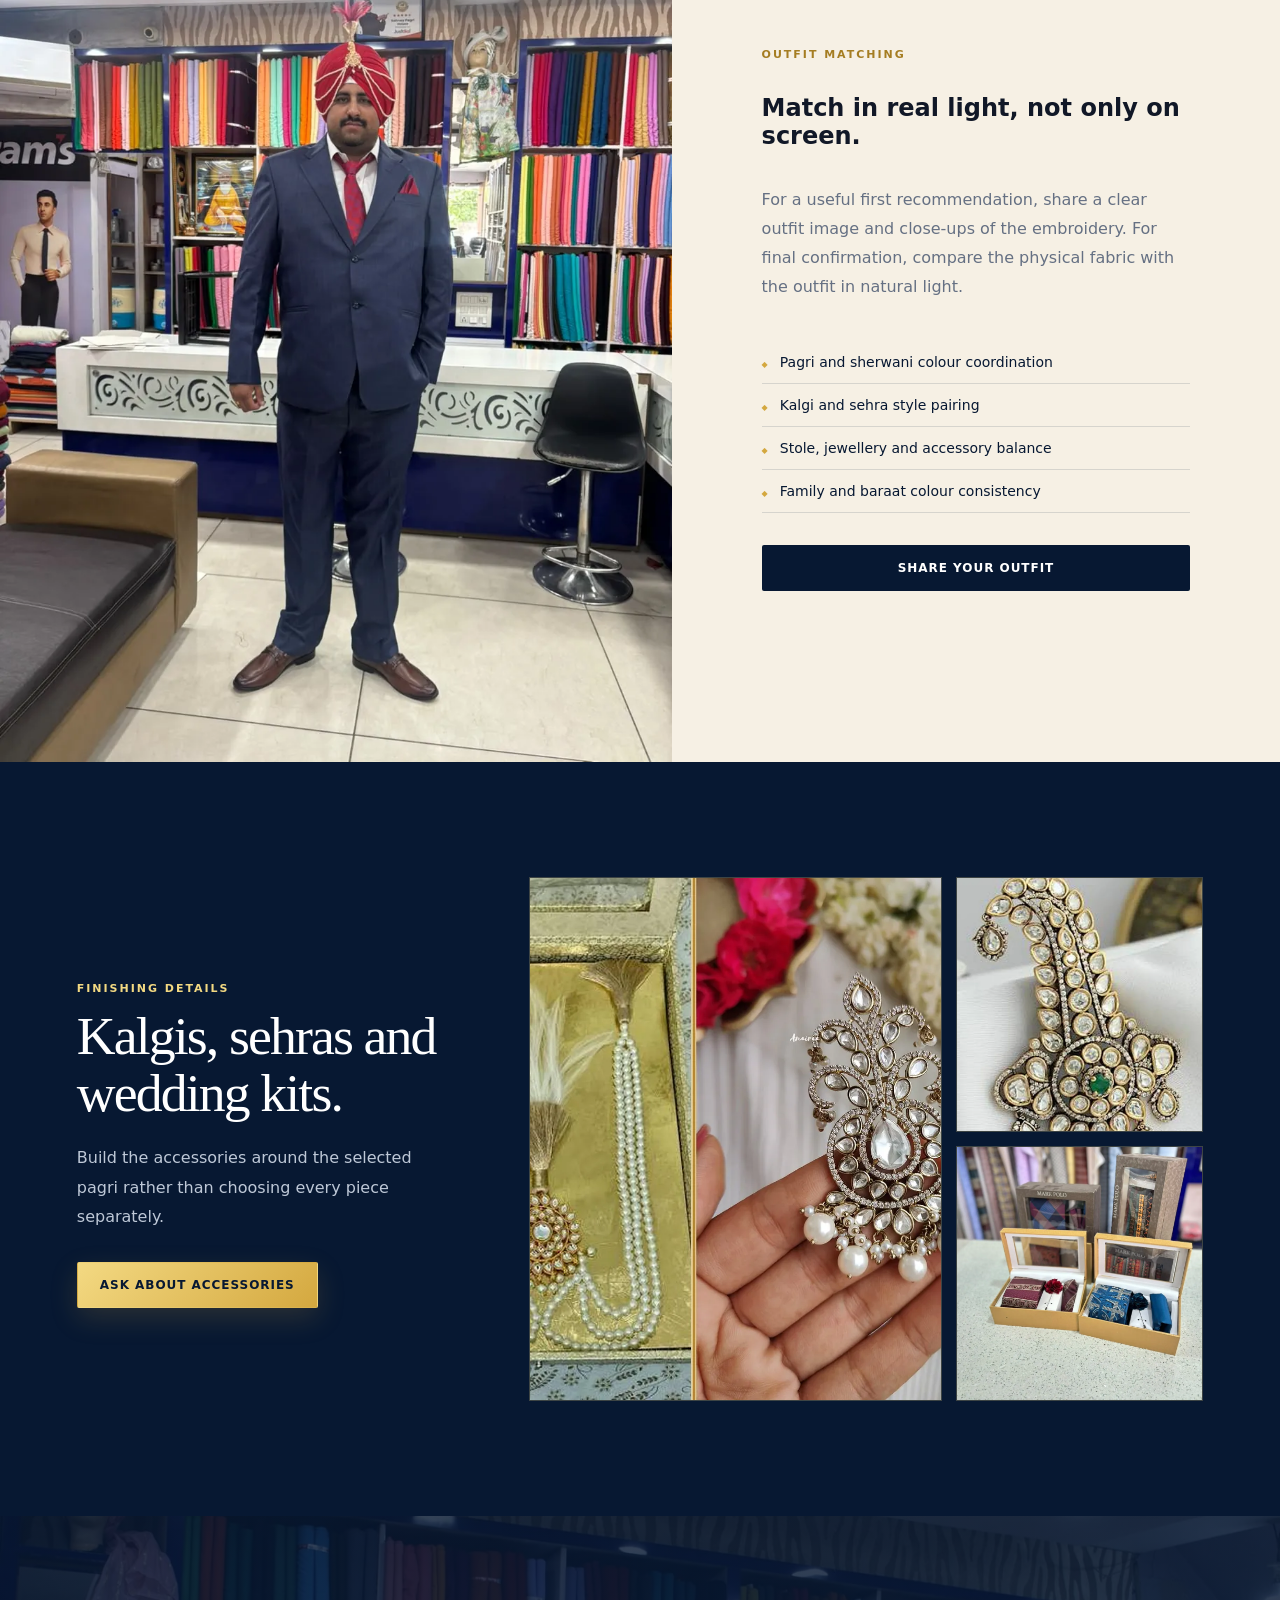
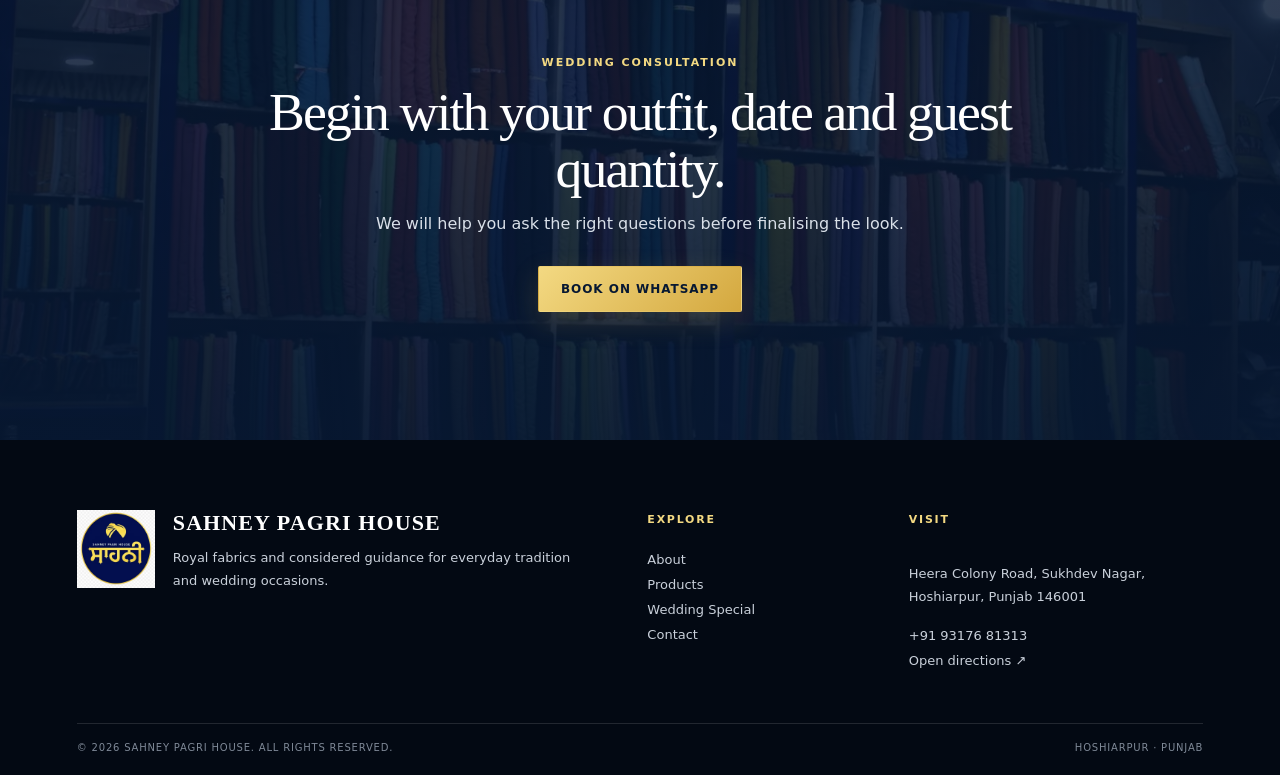
<file: wedding.html>
<!doctype html>
<html lang="en">
<head>
  <meta charset="utf-8">
  <meta name="viewport" content="width=device-width, initial-scale=1">
  <meta name="theme-color" content="#071832">
  <meta name="description" content="Coordinate the groom pagri, kalgi, sehra, accessories and family safas with Sahney Pagri House.">
  <meta property="og:title" content="Wedding Special | Sahney Pagri House">
  <meta property="og:description" content="Coordinate the groom pagri, kalgi, sehra, accessories and family safas with Sahney Pagri House.">
  <meta property="og:type" content="website">
  <meta property="og:image" content="brand/owner-hero.webp">
  <title>Wedding Special | Sahney Pagri House</title>
  <link rel="icon" href="brand/logo.webp">
  <link rel="preload" href="brand/logo.webp" as="image">
  <link rel="stylesheet" href="style.css">
  <script src="site-config.js" defer></script>
  <script src="script.js" defer></script>
</head>
<body>
  <div class="topbar"><div class="topbar-inner"><span class="topbar-location">Hoshiarpur, Punjab</span><i></i><a class="topbar-phone" data-shop-phone href="tel:+919317681313">+91 93176 81313</a><i></i><span class="topbar-hours">Open daily · 10:00 AM–8:30 PM</span></div></div>
  <header class="site-header">
    <a class="brand" href="index.html" aria-label="Sahney Pagri House home"><img src="brand/logo.webp" alt="Sahney Pagri House logo"><span><strong>SAHNEY PAGRI HOUSE</strong><small>ਤੁਹਾਡੀ ਸ਼ਾਨ, ਸਾਡੀ ਪਹਿਚਾਣ</small></span></a>
    <button class="menu-button" type="button" aria-expanded="false" aria-label="Open navigation"><span></span><span></span></button>
    <nav aria-label="Main navigation"><a href="index.html" data-active="false">Home</a><a href="about.html" data-active="false">About</a><a href="products.html" data-active="false">Products</a><a href="wedding.html" data-active="true">Wedding Special</a><a href="contact.html" data-active="false">Contact</a></nav>
    <a class="button button-gold header-button" href="https://wa.me/919317681313" data-wa-message="Hello Sahney Pagri House, I want to enquire about your collection." target="_blank" rel="noreferrer">WhatsApp</a>
  </header>
  <main><section class="page-hero"><div class="page-hero-grid"><div class="page-hero-copy reveal"><p class="eyebrow light">Wedding special</p><h1>One royal look. Every detail considered.</h1><p>Coordinate the pagri, kalgi, sehra, outfit and family safas as one complete visual direction.</p></div><div class="page-hero-image reveal delay-1"><img src="brand/wedding-ceremony.webp" alt="Groom wearing a traditional wedding turban and sherwani" fetchpriority="high"></div></div></section><section class="section section-cream"><div class="content-wrap"><div class="section-head reveal"><div><p class="eyebrow">Wedding guidance</p><h2>Three parts of a complete groom look.</h2></div></div><div class="wedding-service-grid"><article class="wedding-card reveal"><span>01</span><h3>Pagri &amp; shade</h3><p>Select the fabric, silhouette and colour family around the sherwani and ceremony.</p></article><article class="wedding-card reveal delay-1"><span>02</span><h3>Kalgi &amp; sehra</h3><p>Balance pearls, stones, gold work and ornamentation with the main outfit.</p></article><article class="wedding-card reveal delay-2"><span>03</span><h3>Family &amp; baraat</h3><p>Plan coordinated safas by quantity, function, palette and preferred tying direction.</p></article></div></div></section><section class="wedding-editorial"><img class="reveal" src="brand/red-safa-groom.webp" alt="Groom wearing a ceremonial red safa inside Sahney Pagri House" loading="lazy"><div class="reveal delay-1"><p class="eyebrow">Outfit matching</p><h2>Match in real light, not only on screen.</h2><p>For a useful first recommendation, share a clear outfit image and close-ups of the embroidery. For final confirmation, compare the physical fabric with the outfit in natural light.</p><ul class="check-list"><li>Pagri and sherwani colour coordination</li><li>Kalgi and sehra style pairing</li><li>Stole, jewellery and accessory balance</li><li>Family and baraat colour consistency</li></ul><a class="button button-navy" href="https://wa.me/919317681313" data-wa-message="Hello Sahney Pagri House, I want wedding outfit colour-matching help. I will share my sherwani reference." target="_blank" rel="noreferrer">Share your outfit</a></div></section><section class="section section-navy experience-band"><div class="experience-copy reveal"><p class="eyebrow light">Finishing details</p><h2>Kalgis, sehras and wedding kits.</h2><p>Build the accessories around the selected pagri rather than choosing every piece separately.</p><a class="button button-gold" href="https://wa.me/919317681313" data-wa-message="Hello Sahney Pagri House, I want to enquire about kalgis, sehras and wedding kits." target="_blank" rel="noreferrer">Ask about accessories</a></div><div class="experience-gallery reveal delay-1"><img class="wide" src="brand/kalgi-sehra.webp" alt="Pearl sehra and stone-set kalgi selection" loading="lazy"><img src="brand/groom-accessory.webp" alt="Stone-set groom brooch" loading="lazy"><img src="brand/wedding-kits.webp" alt="Wedding accessory kits" loading="lazy"></div></section><section class="royal-cta reveal"><p class="eyebrow">Wedding consultation</p><h2>Begin with your outfit, date and guest quantity.</h2><p>We will help you ask the right questions before finalising the look.</p><a class="button button-gold" href="https://wa.me/919317681313" data-wa-message="Hello Sahney Pagri House, I want a wedding consultation for pagri, kalgi, sehra and family safas." target="_blank" rel="noreferrer">Book on WhatsApp</a></section></main>
  <footer class="site-footer">
    <div class="footer-main">
      <div class="footer-brand"><img src="brand/logo.webp" alt=""><div><strong>SAHNEY PAGRI HOUSE</strong><p>Royal fabrics and considered guidance for everyday tradition and wedding occasions.</p></div></div>
      <div><h3>Explore</h3><a href="about.html">About</a><a href="products.html">Products</a><a href="wedding.html">Wedding Special</a><a href="contact.html">Contact</a></div>
      <div><h3>Visit</h3><p data-shop-address>Heera Colony Road, Sukhdev Nagar, Hoshiarpur, Punjab 146001</p><a data-shop-phone href="tel:+919317681313">+91 93176 81313</a><a data-shop-map href="https://maps.app.goo.gl/oK3M2UHWCKgUUPCx8" target="_blank" rel="noreferrer">Open directions ↗</a></div>
    </div>
    <div class="footer-bottom"><span>© 2026 Sahney Pagri House. All rights reserved.</span><span>Hoshiarpur · Punjab</span></div>
  </footer>
  <a class="floating-whatsapp" href="https://wa.me/919317681313" data-wa-message="Hello Sahney Pagri House, I want to make an enquiry." target="_blank" rel="noreferrer"><span>W</span><b>Enquire</b></a>
</body>
</html>
</file>
<file: style.css>
:root {
  --navy: #071832;
  --navy-2: #0b2750;
  --blue: #123f78;
  --cream: #f6f0e4;
  --ivory: #fbf8f1;
  --paper: #fffdf8;
  --gold: #d4a83f;
  --gold-light: #f3d982;
  --ink: #111827;
  --muted: #657083;
  --line: rgba(7, 24, 50, 0.13);
  --serif: Georgia, "Times New Roman", serif;
  --sans: Inter, ui-sans-serif, system-ui, -apple-system, BlinkMacSystemFont, "Segoe UI", sans-serif;
}

* { box-sizing: border-box; }
html { scroll-behavior: smooth; }
body { margin: 0; background: var(--paper); color: var(--ink); font-family: var(--sans); }
a { color: inherit; text-decoration: none; }
img { display: block; max-width: 100%; }
button, input, select, textarea { font: inherit; }

.topbar { background: #030913; color: #f7f2e9; min-height: 32px; display: grid; place-items: center; font-size: 11px; letter-spacing: .08em; text-transform: uppercase; }
.topbar-inner { display: flex; align-items: center; justify-content: center; gap: 14px; padding: 7px 24px; }
.topbar i { width: 4px; height: 4px; border-radius: 50%; background: var(--gold); }
.topbar a:hover { color: var(--gold-light); }

.site-header { min-height: 82px; padding: 10px clamp(20px, 5vw, 82px); display: grid; grid-template-columns: auto 1fr auto; align-items: center; gap: 36px; background: rgba(250, 246, 237, .96); border-bottom: 1px solid rgba(7, 24, 50, .09); position: sticky; top: 0; z-index: 50; backdrop-filter: blur(14px); }
.brand { display: inline-flex; align-items: center; min-width: 270px; gap: 11px; }
.brand > img { width: 54px; height: 54px; object-fit: contain; }
.brand > span { display: grid; gap: 2px; }
.brand strong { color: var(--navy); font-family: var(--serif); font-size: 17px; letter-spacing: .055em; }
.brand small { color: #8b6a1d; font-size: 10px; letter-spacing: .06em; }
.site-header nav { display: flex; justify-content: center; align-items: center; gap: clamp(18px, 2.3vw, 36px); }
.site-header nav a { color: #2b3441; font-size: 13px; font-weight: 650; position: relative; padding: 12px 0; }
.site-header nav a::after { content: ""; position: absolute; left: 50%; bottom: 4px; width: 0; height: 2px; background: var(--gold); transition: .25s ease; transform: translateX(-50%); }
.site-header nav a:hover, .site-header nav a[data-active="true"] { color: var(--navy); }
.site-header nav a:hover::after, .site-header nav a[data-active="true"]::after { width: 100%; }
.menu-button { display: none; }

.button { display: inline-flex; min-height: 46px; align-items: center; justify-content: center; gap: 8px; padding: 0 22px; border: 1px solid transparent; border-radius: 2px; font-size: 12px; font-weight: 800; letter-spacing: .08em; text-transform: uppercase; transition: transform .22s ease, background .22s ease, color .22s ease, box-shadow .22s ease; }
.button:hover { transform: translateY(-2px); }
.button-gold { color: var(--navy); background: linear-gradient(135deg, var(--gold-light), var(--gold)); box-shadow: 0 10px 28px rgba(212, 168, 63, .17); }
.button-gold:hover { box-shadow: 0 13px 32px rgba(212, 168, 63, .3); }
.button-navy { background: var(--navy); color: white; }
.button-navy:hover { background: var(--blue); }
.button-ghost-light { border-color: rgba(255,255,255,.4); color: white; background: rgba(255,255,255,.04); }
.button-ghost-light:hover { background: white; color: var(--navy); }
.button-outline { border-color: var(--navy); color: var(--navy); background: transparent; }
.button-outline:hover { background: var(--navy); color: white; }
.header-button { min-height: 42px; padding: 0 18px; }

.hero { min-height: calc(100vh - 114px); display: grid; grid-template-columns: minmax(0, 1.04fr) minmax(420px, .96fr); background: var(--navy); color: white; overflow: hidden; position: relative; }
.hero::before { content: ""; position: absolute; inset: 0; opacity: .13; background-image: linear-gradient(30deg, transparent 47%, rgba(212,168,63,.5) 48%, transparent 49%), linear-gradient(150deg, transparent 47%, rgba(212,168,63,.35) 48%, transparent 49%); background-size: 120px 70px; pointer-events: none; }
.hero-copy { padding: clamp(70px, 9vw, 142px) clamp(38px, 7vw, 112px); display: flex; flex-direction: column; justify-content: center; position: relative; z-index: 2; }
.kicker, .eyebrow { color: #a57d22; font-size: 11px; font-weight: 800; letter-spacing: .18em; line-height: 1.5; text-transform: uppercase; }
.kicker { color: var(--gold-light); display: flex; align-items: center; gap: 12px; }
.kicker span { width: 34px; height: 1px; background: var(--gold); }
.hero h1 { max-width: 760px; margin: 23px 0 24px; font-family: var(--serif); font-size: clamp(50px, 6.1vw, 92px); font-weight: 400; letter-spacing: -.045em; line-height: .96; }
.hero h1 em { color: var(--gold-light); font-weight: 400; }
.hero-lede { max-width: 620px; margin: 0 0 34px; color: #d5dbe5; font-size: clamp(16px, 1.45vw, 20px); line-height: 1.75; }
.button-row { display: flex; flex-wrap: wrap; gap: 12px; }
.hero-notes { display: flex; gap: 22px; margin-top: 44px; color: #bdc7d7; font-size: 11px; letter-spacing: .04em; }
.hero-notes span { display: flex; align-items: center; gap: 7px; }
.hero-notes span::before { content: ""; width: 5px; height: 5px; background: var(--gold); transform: rotate(45deg); }
.hero-visual { position: relative; min-height: 650px; padding: 4.5vw 5vw 4.5vw 0; display: grid; place-items: center; z-index: 2; }
.hero-image-frame { width: 100%; height: 100%; min-height: 580px; overflow: hidden; position: relative; border: 1px solid rgba(243,217,130,.48); box-shadow: 22px 25px 0 rgba(5,14,29,.54); }
.hero-image-frame::after { content: ""; position: absolute; inset: 0; background: linear-gradient(180deg, rgba(7,24,50,.02) 50%, rgba(7,24,50,.66)); pointer-events: none; }
.hero-image-frame img { width: 100%; height: 100%; object-fit: cover; object-position: 68% center; }
.owner-card { position: absolute; left: -24px; bottom: 8%; width: min(330px, 70%); padding: 18px 22px; display: grid; gap: 5px; background: rgba(251,248,241,.96); color: var(--navy); border-left: 4px solid var(--gold); box-shadow: 0 18px 46px rgba(0,0,0,.22); }
.owner-card span { color: #9a7420; font-size: 10px; font-weight: 800; text-transform: uppercase; letter-spacing: .15em; }
.owner-card strong { font-family: var(--serif); font-size: 18px; font-weight: 600; line-height: 1.25; }
.hero-seal { position: absolute; right: 18px; top: 8%; width: 92px; height: 92px; display: grid; place-items: center; align-content: center; background: var(--navy); border: 1px solid var(--gold); border-radius: 50%; box-shadow: 0 10px 32px rgba(0,0,0,.25); }
.hero-seal b { color: var(--gold-light); font-family: var(--serif); font-size: 22px; letter-spacing: .14em; }
.hero-seal small { color: white; font-size: 8px; text-transform: uppercase; letter-spacing: .12em; }

.trust-strip { display: grid; grid-template-columns: repeat(3, 1fr); background: var(--paper); border-bottom: 1px solid var(--line); padding: 0 clamp(24px, 6vw, 96px); }
.trust-strip > div { padding: 28px clamp(18px, 4vw, 62px); display: flex; align-items: center; justify-content: center; gap: 16px; border-right: 1px solid var(--line); }
.trust-strip > div:last-child { border: 0; }
.trust-strip strong { color: var(--gold); font-family: var(--serif); font-size: 27px; font-weight: 400; }
.trust-strip span { color: var(--navy); font-size: 12px; font-weight: 750; text-transform: uppercase; letter-spacing: .06em; }

.section { padding: clamp(76px, 9vw, 132px) clamp(22px, 6vw, 96px); }
.section-cream { background: var(--cream); }
.section-navy { background: var(--navy); color: white; }
.section-head { max-width: 1320px; margin: 0 auto 45px; display: flex; align-items: end; justify-content: space-between; gap: 30px; }
.section h2, .page-hero h1, .royal-cta h2 { margin: 10px 0 0; color: var(--navy); font-family: var(--serif); font-size: clamp(38px, 4.2vw, 66px); line-height: 1.05; font-weight: 400; letter-spacing: -.035em; }
.section-head h2 { max-width: 690px; }
.text-link { color: var(--navy); font-size: 12px; font-weight: 800; text-transform: uppercase; letter-spacing: .08em; padding-bottom: 6px; border-bottom: 1px solid currentColor; white-space: nowrap; }
.text-link span { color: var(--gold); margin-left: 5px; }

.collection-grid { max-width: 1320px; margin: 0 auto; display: grid; grid-template-columns: repeat(3, 1fr); gap: 22px; }
.collection-card { min-width: 0; background: var(--paper); border: 1px solid rgba(7,24,50,.08); position: relative; transition: transform .3s ease, box-shadow .3s ease; }
.collection-card.reveal, .product-card.reveal { opacity: 1; transform: none; }
.collection-card:hover { transform: translateY(-6px); box-shadow: 0 24px 55px rgba(7,24,50,.13); }
.collection-image { aspect-ratio: 4 / 3; overflow: hidden; background: #d9d5cc; }
.collection-image img { width: 100%; height: 100%; object-fit: cover; transition: transform .6s ease; }
.collection-card-wedding-pagris .collection-image img,
.product-card-wedding-pagris .product-image img { object-position: center top; }
.collection-card-rajasthani-safas .collection-image img,
.product-card-rajasthani-safas .product-image img { object-position: center 22%; }
.collection-card:hover img { transform: scale(1.045); }
.collection-copy { padding: 21px 23px 25px; }
.collection-copy p { margin: 0 0 8px; color: var(--gold); font-family: var(--serif); font-size: 14px; }
.collection-copy h3 { margin: 0 0 9px; color: var(--navy); font-family: var(--serif); font-size: 25px; font-weight: 500; }
.collection-copy span { color: var(--muted); font-size: 13px; line-height: 1.6; }
.collection-card > a { position: absolute; right: 22px; bottom: 22px; color: var(--navy); font-size: 18px; }

.editorial-split { max-width: 1512px; margin: 0 auto; display: grid; grid-template-columns: 1fr 1fr; gap: clamp(45px, 7vw, 110px); align-items: center; background: var(--paper); }
.editorial-image { min-height: 650px; position: relative; }
.editorial-image > img { width: 100%; height: 650px; object-fit: cover; object-position: center 28%; }
.image-caption { width: 75%; position: absolute; left: -20px; bottom: 25px; padding: 20px 24px; display: grid; gap: 4px; background: var(--navy); color: white; border-top: 2px solid var(--gold); }
.image-caption span { color: var(--gold-light); font-size: 10px; font-weight: 800; text-transform: uppercase; letter-spacing: .15em; }
.image-caption strong { font-family: var(--serif); font-size: 19px; }
.editorial-copy { max-width: 570px; }
.editorial-copy > p:not(.eyebrow) { color: var(--muted); font-size: 16px; line-height: 1.85; }
.process-list { margin: 34px 0; padding: 0; list-style: none; border-top: 1px solid var(--line); }
.process-list li { padding: 17px 0; display: flex; gap: 18px; border-bottom: 1px solid var(--line); }
.process-list b { color: var(--gold); font-family: var(--serif); font-size: 19px; }
.process-list div { display: grid; gap: 4px; }
.process-list strong { color: var(--navy); font-size: 14px; }
.process-list span { color: var(--muted); font-size: 13px; }

.experience-band { display: grid; grid-template-columns: minmax(300px, .7fr) minmax(520px, 1.3fr); gap: clamp(45px, 7vw, 100px); align-items: center; }
.experience-copy { max-width: 510px; }
.eyebrow.light { color: var(--gold-light); }
.experience-band h2 { color: white; }
.experience-copy > p:not(.eyebrow) { color: #bec8d7; line-height: 1.85; margin: 22px 0 30px; }
.experience-gallery { display: grid; grid-template-columns: 1.25fr .75fr; grid-template-rows: 255px 255px; gap: 14px; }
.experience-gallery img { width: 100%; height: 100%; object-fit: cover; border: 1px solid rgba(243,217,130,.23); }
.experience-gallery .wide { grid-row: 1 / 3; }

.royal-cta { padding: clamp(78px, 10vw, 145px) 22px; text-align: center; color: white; background: linear-gradient(rgba(7,24,50,.82), rgba(7,24,50,.94)), url("brand/turban-shop.webp") center / cover; }
.royal-cta .eyebrow { color: var(--gold-light); }
.royal-cta h2 { color: white; max-width: 850px; margin: 13px auto; }
.royal-cta > p:not(.eyebrow) { max-width: 600px; margin: 0 auto 28px; color: #d9e0e9; line-height: 1.7; }

.site-footer { background: #030913; color: #c9d0da; padding: 70px clamp(24px, 6vw, 96px) 22px; }
.footer-main { max-width: 1320px; margin: 0 auto; display: grid; grid-template-columns: 1.7fr .65fr 1fr; gap: 70px; }
.footer-brand { display: flex; gap: 18px; align-items: start; }
.footer-brand img { width: 78px; height: 78px; object-fit: contain; }
.footer-brand strong { color: white; font-family: var(--serif); font-size: 22px; letter-spacing: .05em; }
.footer-brand p, .footer-main p { max-width: 430px; margin: 10px 0; font-size: 13px; line-height: 1.8; }
.footer-main h3 { margin: 3px 0 16px; color: var(--gold-light); font-size: 11px; text-transform: uppercase; letter-spacing: .16em; }
.footer-main > div:not(.footer-brand) { display: flex; flex-direction: column; align-items: flex-start; gap: 10px; }
.footer-main a { font-size: 13px; }
.footer-main a:hover { color: var(--gold-light); }
.footer-bottom { max-width: 1320px; margin: 55px auto 0; padding-top: 18px; display: flex; justify-content: space-between; gap: 20px; border-top: 1px solid rgba(255,255,255,.12); color: #7f8997; font-size: 10px; text-transform: uppercase; letter-spacing: .08em; }
.floating-whatsapp { display: none; }
.quick-actions { position: fixed; right: 18px; bottom: 18px; z-index: 70; display: grid; justify-items: end; gap: 10px; }
.quick-action { width: 148px; min-height: 52px; padding: 5px 5px 5px 15px; display: flex; align-items: center; justify-content: space-between; gap: 10px; color: white; border: 1px solid rgba(255,255,255,.3); border-radius: 999px; box-shadow: 0 12px 30px rgba(3,9,19,.28); backdrop-filter: blur(10px); transition: transform .22s ease, box-shadow .22s ease, filter .22s ease; }
.quick-action:hover, .quick-action:focus-visible { transform: translateX(-4px); box-shadow: 0 16px 38px rgba(3,9,19,.38); filter: brightness(1.05); }
.quick-action:focus-visible { outline: 3px solid var(--gold-light); outline-offset: 3px; }
.quick-action-label { font-size: 10px; font-weight: 850; letter-spacing: .075em; text-transform: uppercase; white-space: nowrap; }
.quick-action-icon { width: 40px; height: 40px; flex: 0 0 40px; display: grid; place-items: center; border-radius: 50%; background: rgba(255,255,255,.16); }
.quick-action-icon svg { width: 21px; height: 21px; fill: currentColor; }
.quick-action-whatsapp { background: linear-gradient(135deg, #159847, #25d366); }
.quick-action-call { background: linear-gradient(135deg, var(--navy), var(--blue)); }
.quick-action-location { color: var(--navy); background: linear-gradient(135deg, var(--gold-light), var(--gold)); border-color: rgba(7,24,50,.16); }

/* Internal pages */
.page-hero { padding: clamp(60px, 8vw, 112px) clamp(22px, 6vw, 96px); color: white; background: var(--navy); position: relative; overflow: hidden; }
.page-hero::before { content: ""; position: absolute; inset: 0; opacity: .12; background: repeating-linear-gradient(120deg, transparent 0 42px, rgba(212,168,63,.35) 43px, transparent 44px 86px); }
.page-hero-grid { max-width: 1320px; margin: 0 auto; display: grid; grid-template-columns: 1fr .74fr; align-items: center; gap: clamp(42px, 7vw, 100px); position: relative; z-index: 2; }
.page-hero h1 { color: white; max-width: 780px; font-size: clamp(48px, 5.5vw, 82px); }
.page-hero-copy > p:not(.eyebrow) { max-width: 640px; margin: 22px 0 0; color: #c8d1df; font-size: 17px; line-height: 1.8; }
.page-hero-image { height: 450px; overflow: hidden; border: 1px solid rgba(243,217,130,.45); box-shadow: 18px 18px 0 rgba(2,9,20,.42); }
.page-hero-image img { width: 100%; height: 100%; object-fit: cover; }
.content-wrap { max-width: 1320px; margin: 0 auto; }
.intro-grid { display: grid; grid-template-columns: .8fr 1.2fr; gap: clamp(40px, 8vw, 120px); align-items: start; }
.intro-grid h2 { margin-top: 0; }
.rich-copy p { color: var(--muted); font-size: 16px; line-height: 1.9; }
.feature-list { display: grid; grid-template-columns: repeat(3, 1fr); gap: 18px; margin-top: 42px; }
.feature-card { padding: 28px; border: 1px solid var(--line); background: var(--paper); }
.feature-card b { color: var(--gold); font-family: var(--serif); font-size: 21px; }
.feature-card h3 { color: var(--navy); font-family: var(--serif); font-size: 23px; margin: 18px 0 8px; }
.feature-card p { color: var(--muted); font-size: 13px; line-height: 1.7; }
.story-grid { display: grid; grid-template-columns: 1fr 1fr; gap: 24px; }
.story-grid img { width: 100%; height: 520px; object-fit: cover; }
.story-panel { padding: clamp(40px, 6vw, 86px); display: flex; flex-direction: column; justify-content: center; background: var(--cream); }
.story-panel p:not(.eyebrow) { color: var(--muted); line-height: 1.85; }

.products-intro { max-width: 760px; margin: 0 auto 48px; text-align: center; }
.products-intro p:last-child { color: var(--muted); line-height: 1.8; }
.product-grid { max-width: 1320px; margin: 0 auto; display: grid; grid-template-columns: repeat(3, 1fr); gap: 24px; }
.product-card { scroll-margin-top: 120px; background: white; border: 1px solid var(--line); overflow: hidden; transition: transform .3s ease, box-shadow .3s ease; }
.product-card:hover { transform: translateY(-6px); box-shadow: 0 25px 55px rgba(7,24,50,.13); }
.product-image { aspect-ratio: 4 / 3; overflow: hidden; background: #ddd7cc; }
.product-image img { width: 100%; height: 100%; object-fit: cover; transition: transform .65s ease; }
.product-card:nth-child(2) .product-image img { object-position: center 18%; }
.product-card:hover img { transform: scale(1.05); }
.product-body { padding: 25px; }
.product-body h2 { font-size: 29px; margin: 7px 0 11px; }
.product-body > p:not(.eyebrow) { min-height: 70px; color: var(--muted); line-height: 1.7; font-size: 14px; }
.photo-credit { display: inline-block; margin: 3px 0 2px; color: #7d8796; font-size: 9px; line-height: 1.45; text-decoration: underline; text-underline-offset: 2px; }
.product-meta { margin: 20px 0; padding: 14px 0; border-top: 1px solid var(--line); border-bottom: 1px solid var(--line); color: var(--navy); font-size: 11px; font-weight: 750; text-transform: uppercase; letter-spacing: .06em; }
.stock-note { max-width: 1320px; margin: 30px auto 0; color: var(--muted); font-size: 12px; text-align: center; }

.wedding-service-grid { display: grid; grid-template-columns: repeat(3, 1fr); gap: 20px; }
.wedding-card { padding: 34px; min-height: 270px; display: flex; flex-direction: column; justify-content: end; color: white; background: var(--navy); border-top: 3px solid var(--gold); }
.wedding-card span { color: var(--gold-light); font-family: var(--serif); font-size: 25px; }
.wedding-card h3 { margin: 15px 0 8px; font-family: var(--serif); font-size: 27px; }
.wedding-card p { margin: 0; color: #c7d0dd; font-size: 14px; line-height: 1.75; }
.wedding-editorial { display: grid; grid-template-columns: 1.05fr .95fr; align-items: stretch; }
.wedding-editorial > img { width: 100%; min-height: 620px; object-fit: cover; object-position: center 20%; }
.wedding-editorial > div { padding: clamp(45px, 7vw, 100px); display: flex; flex-direction: column; justify-content: center; background: var(--cream); }
.wedding-editorial p:not(.eyebrow) { color: var(--muted); line-height: 1.8; }
.check-list { padding: 0; margin: 24px 0 32px; list-style: none; }
.check-list li { padding: 13px 0; border-bottom: 1px solid var(--line); color: var(--navy); font-size: 14px; }
.check-list li::before { content: "◆"; color: var(--gold); font-size: 8px; margin-right: 12px; }

.contact-grid { max-width: 1320px; margin: 0 auto; display: grid; grid-template-columns: .75fr 1.25fr; gap: 30px; }
.contact-details { padding: clamp(38px, 5vw, 66px); background: var(--navy); color: white; }
.contact-details h2 { color: white; margin-bottom: 24px; }
.contact-item { padding: 20px 0; border-top: 1px solid rgba(255,255,255,.14); }
.contact-item small { display: block; margin-bottom: 7px; color: var(--gold-light); font-size: 10px; font-weight: 800; text-transform: uppercase; letter-spacing: .16em; }
.contact-item p, .contact-item a { margin: 0; color: #d7dee8; font-size: 14px; line-height: 1.75; }
.contact-form { padding: clamp(38px, 5vw, 66px); background: white; border: 1px solid var(--line); }
.contact-form h2 { margin-top: 6px; }
.form-grid { display: grid; grid-template-columns: 1fr 1fr; gap: 18px; margin: 30px 0; }
.field { display: grid; gap: 7px; }
.field.full { grid-column: 1 / -1; }
.field label { color: var(--navy); font-size: 11px; font-weight: 800; text-transform: uppercase; letter-spacing: .08em; }
.field input, .field select, .field textarea { width: 100%; border: 1px solid #d7d8dc; background: #fbfaf7; padding: 13px 14px; color: var(--ink); outline: 0; }
.field textarea { min-height: 120px; resize: vertical; }
.field input:focus, .field select:focus, .field textarea:focus { border-color: var(--gold); box-shadow: 0 0 0 3px rgba(212,168,63,.12); }
.map-band { min-height: 330px; display: grid; place-items: center; text-align: center; background: linear-gradient(rgba(246,240,228,.9), rgba(246,240,228,.9)), url("brand/store-wall.webp") center / cover; }

.reveal { opacity: 0; transform: translateY(24px); transition: opacity .7s ease, transform .7s ease; }
.reveal.visible { opacity: 1; transform: none; }
.delay-1 { transition-delay: .1s; }
.delay-2 { transition-delay: .2s; }

/* Approved royal homepage polish */
.topbar-ticker {
  min-height: 34px;
  overflow: hidden;
  position: relative;
  background: linear-gradient(90deg, #020711 0%, #091b36 48%, #020711 100%);
}
.topbar-ticker::before,
.topbar-ticker::after {
  content: "";
  width: clamp(28px, 7vw, 110px);
  position: absolute;
  inset-block: 0;
  z-index: 2;
  pointer-events: none;
}
.topbar-ticker::before { left: 0; background: linear-gradient(90deg, #020711, transparent); }
.topbar-ticker::after { right: 0; background: linear-gradient(270deg, #020711, transparent); }
.topbar-viewport { width: 100%; overflow: hidden; }
.topbar-track {
  width: max-content;
  display: flex;
  align-items: center;
  will-change: transform;
  animation: topbar-scroll 28s linear infinite;
}
.topbar-set {
  flex: none;
  display: flex;
  align-items: center;
  gap: 22px;
  padding: 8px 42px 8px 0;
}
.topbar-item { display: inline-flex; align-items: center; gap: 9px; white-space: nowrap; }
.topbar-diamond { width: 5px; height: 5px; flex: 0 0 5px; background: var(--gold); transform: rotate(45deg); }
@keyframes topbar-scroll { to { transform: translateX(-50%); } }

.hero {
  background:
    radial-gradient(circle at 78% 24%, rgba(35, 83, 143, .32), transparent 32%),
    radial-gradient(circle at 18% 80%, rgba(212, 168, 63, .08), transparent 31%),
    linear-gradient(135deg, #020914 0%, #071a36 50%, #0a2b55 100%);
}
.hero::after {
  content: "";
  position: absolute;
  inset: 18px;
  z-index: 4;
  border: 1px solid rgba(243, 217, 130, .25);
  pointer-events: none;
}
.hero-copy::before {
  content: "";
  width: 1px;
  position: absolute;
  left: clamp(24px, 3.6vw, 58px);
  top: 17%;
  bottom: 17%;
  background: linear-gradient(transparent, rgba(243, 217, 130, .72), transparent);
}
.hero-visual::before {
  content: "";
  position: absolute;
  inset: 8% 2% 4% 8%;
  background: radial-gradient(circle, rgba(36, 92, 156, .36), transparent 68%);
  filter: blur(18px);
  pointer-events: none;
}
.hero-image-frame {
  border-color: rgba(243, 217, 130, .62);
  box-shadow: 22px 25px 0 rgba(2, 8, 17, .62), 0 25px 70px rgba(0, 0, 0, .3);
}
.hero-image-frame::before {
  content: "";
  position: absolute;
  inset: 11px;
  z-index: 2;
  border: 1px solid rgba(255, 247, 221, .28);
  pointer-events: none;
}
.hero-seal {
  border-color: var(--gold-light);
  box-shadow: 0 0 0 6px rgba(7, 24, 50, .72), 0 14px 38px rgba(0, 0, 0, .34);
}
.hero .button-gold { box-shadow: 0 12px 34px rgba(212, 168, 63, .3); }

.collection-card-wedding-pagris .collection-image img,
.product-card-wedding-pagris .product-image img {
  object-position: center 12%;
  transform: scale(1.12);
}
.collection-card-wedding-pagris:hover .collection-image img,
.product-card-wedding-pagris:hover .product-image img { transform: scale(1.16); }
.collection-card-rajasthani-safas .collection-image,
.product-card-rajasthani-safas .product-image {
  background: linear-gradient(180deg, #08172e 0 58%, #f1dfc4 58% 100%);
}
.collection-card-rajasthani-safas .collection-image img,
.product-card-rajasthani-safas .product-image img {
  object-fit: contain;
  object-position: center;
  transform: none;
}
.collection-card-rajasthani-safas:hover .collection-image img,
.product-card-rajasthani-safas:hover .product-image img { transform: none; }

@media (max-width: 1050px) {
  .site-header { grid-template-columns: auto auto 1fr; gap: 18px; }
  .site-header nav { position: absolute; left: 0; right: 0; top: 100%; padding: 18px 24px 24px; display: none; flex-direction: column; align-items: stretch; background: var(--cream); border-bottom: 1px solid var(--line); box-shadow: 0 18px 30px rgba(7,24,50,.12); }
  .site-header nav.open { display: flex; }
  .site-header nav a { padding: 10px 0; }
  .menu-button { display: grid; place-items: center; gap: 5px; justify-self: end; width: 44px; height: 44px; border: 1px solid var(--line); background: transparent; }
  .menu-button span { width: 19px; height: 2px; background: var(--navy); transition: .2s; }
  .menu-button.open span:first-child { transform: translateY(3.5px) rotate(45deg); }
  .menu-button.open span:last-child { transform: translateY(-3.5px) rotate(-45deg); }
  .header-button { justify-self: end; }
  .hero { grid-template-columns: 1fr 1fr; }
  .hero-copy { padding: 70px 42px; }
  .hero-visual { padding: 42px 36px 42px 0; }
  .hero h1 { font-size: clamp(48px, 7vw, 70px); }
  .hero-notes { flex-direction: column; gap: 9px; }
  .collection-grid, .product-grid { grid-template-columns: repeat(2, 1fr); }
  .experience-band { grid-template-columns: 1fr; }
  .experience-copy { max-width: 700px; }
}

@media (max-width: 760px) {
  .topbar { min-height: 30px; font-size: 8.5px; letter-spacing: .1em; }
  .topbar-inner { width: 100%; justify-content: center; gap: 7px; padding: 6px 10px; white-space: nowrap; overflow: hidden; }
  .topbar-phone, .topbar-phone + i { display: none; }
  .site-header { min-height: 64px; padding: 6px 14px; grid-template-columns: 1fr auto; background: rgba(251, 248, 241, .985); box-shadow: 0 8px 24px rgba(3, 9, 19, .08); }
  .brand { min-width: 0; gap: 8px; }
  .brand > img { width: 43px; height: 43px; }
  .brand strong { font-size: 12px; letter-spacing: .045em; }
  .brand small { font-size: 7.5px; }
  .header-button { display: none; }
  .site-header nav { top: 64px; padding-top: 12px; }
  .menu-button { width: 40px; height: 40px; border-color: rgba(7, 24, 50, .18); border-radius: 50%; }

  .hero { min-height: calc(100svh - 94px); display: block; isolation: isolate; background: #030a15; }
  .hero::before { z-index: 1; opacity: .09; background-size: 78px 46px; }
  .hero-visual { position: absolute; inset: 0; z-index: 0; min-height: 0; padding: 0; display: block; }
  .hero-image-frame { width: 100%; height: 100%; min-height: 0; border: 0; box-shadow: none; }
  .hero-image-frame::after {
    background:
      linear-gradient(180deg, rgba(3,10,21,.08) 0%, rgba(3,10,21,.04) 30%, rgba(3,10,21,.66) 59%, rgba(3,10,21,.97) 100%),
      linear-gradient(90deg, rgba(3,10,21,.22), transparent 68%);
  }
  .hero-image-frame img { object-position: 73% center; }
  .owner-card { display: none; }
  .hero-seal { z-index: 4; width: 66px; height: 66px; right: 15px; top: 18px; background: rgba(7,24,50,.76); backdrop-filter: blur(8px); box-shadow: 0 10px 26px rgba(0,0,0,.24); }
  .hero-seal b { font-size: 17px; }
  .hero-seal small { font-size: 6.5px; }
  .hero-copy { min-height: calc(100svh - 94px); padding: 300px 18px 22px; justify-content: flex-end; }
  .kicker { margin: 0; gap: 9px; font-size: 9px; letter-spacing: .16em; text-shadow: 0 1px 10px rgba(0,0,0,.4); }
  .kicker span { width: 24px; }
  .hero h1 { margin: 12px 0 13px; max-width: 360px; font-size: clamp(39px, 11.9vw, 50px); line-height: .94; text-shadow: 0 3px 26px rgba(0,0,0,.42); }
  .hero-lede { max-width: 350px; margin-bottom: 17px; color: #edf0f5; font-size: 13px; line-height: 1.55; text-shadow: 0 2px 16px rgba(0,0,0,.48); }
  .hero .button-row { display: grid; grid-template-columns: 1.1fr .9fr; gap: 8px; }
  .hero .button { min-height: 44px; padding: 0 10px; font-size: 9.5px; letter-spacing: .055em; border-radius: 3px; }
  .hero .button-ghost-light { background: rgba(5,16,33,.5); backdrop-filter: blur(8px); }
  .hero-notes { margin-top: 13px; padding: 10px 11px; display: grid; grid-template-columns: 1fr 1fr; gap: 7px 10px; color: #e3e8ef; background: rgba(6,19,39,.54); border: 1px solid rgba(255,255,255,.16); border-radius: 3px; backdrop-filter: blur(8px); }
  .hero-notes span { gap: 6px; font-size: 8.5px; line-height: 1.3; }
  .hero-notes span:last-child { display: none; }

  .trust-strip { grid-template-columns: repeat(3, minmax(205px, 1fr)); gap: 0; padding: 0 14px; overflow-x: auto; overscroll-behavior-inline: contain; scroll-snap-type: inline mandatory; scrollbar-width: none; }
  .trust-strip::-webkit-scrollbar { display: none; }
  .trust-strip > div { justify-content: flex-start; min-height: 74px; padding: 14px 16px; border-right: 1px solid var(--line); border-bottom: 0; scroll-snap-align: start; }
  .trust-strip strong { font-size: 23px; }
  .trust-strip span { font-size: 10px; }
  .section { padding: 72px 20px; }
  .section-head { align-items: flex-start; flex-direction: column; margin-bottom: 32px; }
  .section h2, .page-hero h1, .royal-cta h2 { font-size: clamp(38px, 11vw, 52px); }
  .collection-grid, .product-grid, .feature-list, .wedding-service-grid { grid-template-columns: 1fr; }
  .collection-grid { gap: 18px; }
  .editorial-split { grid-template-columns: 1fr; padding-left: 20px; padding-right: 20px; }
  .editorial-image, .editorial-image > img { min-height: 500px; height: 500px; }
  .image-caption { left: -7px; width: 88%; }
  .experience-band { padding-left: 20px; padding-right: 20px; }
  .experience-gallery { grid-template-columns: 1fr 1fr; grid-template-rows: 260px 190px; }
  .experience-gallery .wide { grid-column: 1 / -1; grid-row: auto; }
  .footer-main { grid-template-columns: 1fr; gap: 42px; }
  .footer-bottom { flex-direction: column; margin-top: 42px; }
  .quick-actions { right: 12px; bottom: 12px; gap: 8px; }
  .quick-action { width: 49px; min-height: 49px; padding: 4px; }
  .quick-action:hover, .quick-action:focus-visible { transform: translateX(-2px); }
  .quick-action-label { position: absolute; width: 1px; height: 1px; overflow: hidden; clip: rect(0 0 0 0); white-space: nowrap; }
  .quick-action-icon { width: 39px; height: 39px; flex-basis: 39px; }
  .page-hero { padding: 56px 20px 70px; }
  .page-hero-grid, .intro-grid, .story-grid, .wedding-editorial, .contact-grid { grid-template-columns: 1fr; }
  .page-hero-image { height: 430px; }
  .story-grid img { height: 470px; }
  .story-panel { padding: 50px 25px; }
  .product-body > p:not(.eyebrow) { min-height: 0; }
  .wedding-editorial > img { min-height: 500px; }
  .wedding-editorial > div { padding: 55px 22px; }
  .form-grid { grid-template-columns: 1fr; }
  .field.full { grid-column: auto; }
}

@media (max-width: 760px) {
  .topbar-ticker { min-height: 32px; font-size: 8.5px; letter-spacing: .105em; }
  .topbar-ticker .topbar-track { animation-duration: 21s; }
  .topbar-ticker .topbar-set { gap: 14px; padding: 7px 30px 7px 0; }
  .topbar-ticker .topbar-phone { display: inline-flex; }
  .topbar-ticker .topbar-diamond { width: 4px; height: 4px; flex-basis: 4px; }
  .hero::after { inset: 8px; border-color: rgba(243, 217, 130, .32); }
  .hero-copy::before { display: none; }
  .hero-image-frame::before { inset: 9px; border-color: rgba(255, 247, 221, .25); }
  .hero-seal { right: 19px; top: 22px; }
}

@media (prefers-reduced-motion: reduce) {
  html { scroll-behavior: auto; }
  *, *::before, *::after { transition-duration: .01ms !important; animation-duration: .01ms !important; animation-iteration-count: 1 !important; }
  .reveal { opacity: 1; transform: none; }
  .topbar-track { animation: none !important; }
  .topbar-set[aria-hidden="true"] { display: none; }
}
</file>
